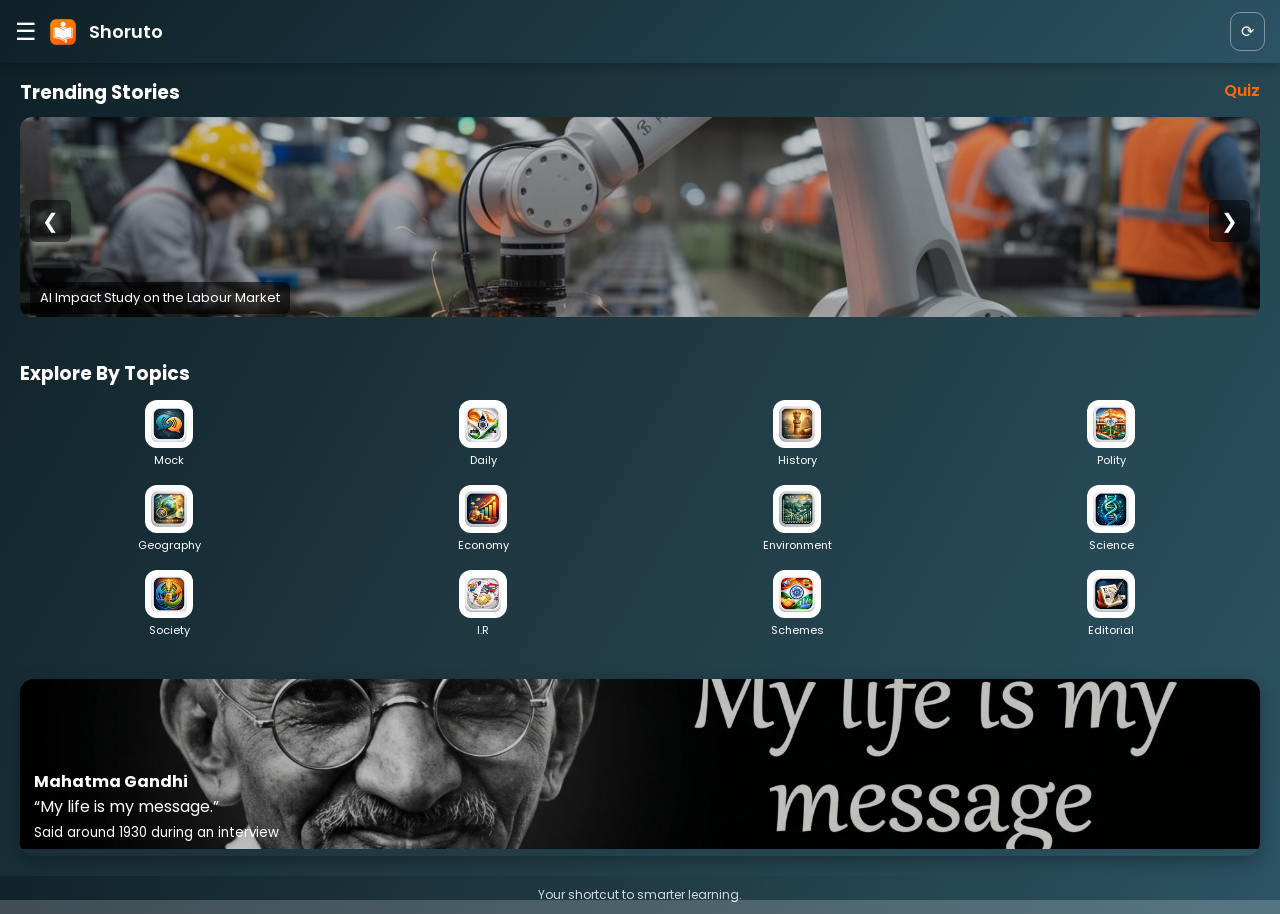
<file: index.html>
<!DOCTYPE html>

<html lang="en">
<head>

<meta charset="UTF-8">
<meta name="viewport" content="width=device-width, initial-scale=1, viewport-fit=cover">

<title>Shoruto – Daily Current Affairs for UPSC, PCS & Banking Exams</title>
<meta name="description" content="Shoruto provides daily current affairs, quizzes, and study material for UPSC, PCS, Banking, and competitive exams. Learn smart with short and exam-focused content.">
<link rel="canonical" href="https://www.shoruto.com/">
<link rel="icon" href="/icon-192.png" type="image/png">
<link rel="apple-touch-icon" href="/icon-192.png">
  
<link rel="manifest" href="manifest.json">
<meta name="theme-color" content="#0f2027">

<link rel="apple-touch-icon" href="icon-192.png">
<meta name="apple-mobile-web-app-capable" content="yes">

<link href="https://fonts.googleapis.com/css2?family=Poppins:wght@300;400;600&display=swap" rel="stylesheet">

<style>

*{
  margin:0;
  padding:0;
  box-sizing:border-box;
  font-family:Poppins;
}

html,body{
  height:100%;
}

body{
  background:linear-gradient(120deg,#0f2027,#203a43,#2c5364);
  color:white;
  min-height:100vh;
  overflow-x:hidden;
  background-attachment: fixed;
}

/* HEADER */

/* HEADER */
.header {
  position: sticky;
  top: 0;
  z-index: 1000;

  display: flex;
  justify-content: space-between;
  align-items: center;

  padding: 12px 15px;

  /* 👇 Improved gradient (more contrast like your old design) */
  background: linear-gradient(135deg, #0f2027, #2c5364);

  color: white;

  /* subtle separation */
  box-shadow: 0 2px 10px rgba(0,0,0,0.3);
}

/* LEFT SIDE */
.left {
  display: flex;
  align-items: center;
  gap: 10px;
}

.menu {
  font-size: 22px;
  cursor: pointer;
}

/* LOGO */
.logo {
  width: 32px;
  height: 32px;
  border-radius: 8px;
}

/* TITLE */
.left h3 {
  margin: 0;
  font-size: 18px;
  font-weight: 600;
}

/* RIGHT SIDE */
.right {
  display: flex;
  align-items: center;
}

/* REFRESH BUTTON */
.refresh-btn {
  background: transparent;
  border: 1px solid rgba(255,255,255,0.4);
  color: white;

  padding: 6px 10px;
  border-radius: 10px;

  font-size: 16px;
  cursor: pointer;

  transition: 0.2s;
}

.refresh-btn:hover {
  background: rgba(255,255,255,0.1);
}

.menu{font-size:24px;cursor:pointer;}

/* SIDEBAR */

.sidebar{
position:fixed;
top:0;
left:-260px;
width:260px;
height:100%;
background:#203a43;
transition:.35s;
z-index:2000;
}

.sidebar.open{left:0;}

.sidebar-header{
display:flex;
justify-content:space-between;
padding:16px;
border-bottom:1px solid rgba(255,255,255,0.15);
}

.close-btn{cursor:pointer;font-size:20px;}

.sidebar a{
display:block;
padding:15px 20px;
text-decoration:none;
color:white;
border-bottom:1px solid rgba(255,255,255,0.08);
}

.sidebar a:hover{background:#2c5364;}

/* Convert App Box */

.install-box{
  margin:6px;
  padding:6px 8px;
  border-radius:6px;
  background:#ff6a00;
  text-align:center;
  font-weight:600;
  cursor:pointer;
  font-size:13px;
}

/* Popup */

.install-popup{
position:fixed;
top:0;
left:0;
width:100%;
height:100%;
background:rgba(0,0,0,0.6);
display:none;
align-items:center;
justify-content:center;
z-index:3000;
}

.install-content{
background:white;
color:black;
padding:25px;
border-radius:12px;
text-align:center;
width:80%;
max-width:320px;
}

.install-content button{
padding:10px 20px;
border:none;
border-radius:6px;
background:#ff6a00;
color:white;
margin:5px;
cursor:pointer;
}

.cancel-btn{background:gray;}

/* FEATURED */

.featured{
  padding:15px 20px;
}

.section-title{
  display:flex;
  justify-content:space-between;
  margin-bottom:10px;
}

.quiz{
  color:#ff6a00;
  text-decoration:none;
  font-weight:600;
}

/* SLIDER */

.slider{position:relative;overflow:hidden;border-radius:12px;}

.slides{display:flex;transition:transform .35s ease;}

.slide{min-width:100%;position:relative;}

.slide img{
width:100%;
height:200px;
object-fit:cover;
border-radius:12px;
filter:brightness(.8);
}

.slide span{
position:absolute;
bottom:10px;
left:10px;
background:rgba(0,0,0,0.6);
padding:6px 10px;
border-radius:6px;
font-size:13px;
}

.slide a{
position:absolute;
top:0;
left:0;
width:100%;
height:100%;
}

/* slider buttons */

.slider-btn{
position:absolute;
top:50%;
transform:translateY(-50%);
background:rgba(0,0,0,0.5);
border:none;
color:white;
font-size:20px;
padding:6px 12px;
cursor:pointer;
border-radius:6px;
}

.prev{left:10px}
.next{right:10px}

/* TOPICS */

.topics{
  padding:20px;
}

.grid{
  display:grid;
  grid-template-columns:repeat(4,minmax(0,1fr));
  gap:16px;
  margin-top:12px;
}

.topic{
  text-align:center;
}

.topic a{
  text-decoration:none;
  color:white;
  display:block;
}

.topic img{
  width:48px;
  height:48px;
  border-radius:12px;
  background:white;
  padding:6px;
  object-fit:contain;
  display:block;
  margin:auto;
}

.topic p{
  font-size:11px;
  margin-top:4px;
}

/* POSTER */

.poster{
  margin:20px;
  border-radius:14px;
  overflow:hidden;
  position:relative;
  box-shadow:0 6px 18px rgba(0,0,0,0.3);
}

.poster img{
  width:100%;
  height:170px;
  object-fit:cover;
  filter:brightness(.75);
}

.poster-content{
  position:absolute;
  bottom:12px;
  left:14px;
}

/* FOOTER */

footer{
text-align:center;
padding:10px;
font-size:12px;
opacity:.8;
margin-bottom:10px;
background:linear-gradient(120deg,#0f2027,#203a43,#2c5364);
}
</style>

</head>

<body>

<!-- SIDEBAR -->

<div class="sidebar" id="sidebar">

<div class="sidebar-header">
<b>Menu</b>
<div class="close-btn" onclick="toggleMenu()">✕</div>
</div>

<a href="/aboutus">About Us</a>
<a href="/Study_material">Study Material</a>
<a href="/contactus">Contact Us</a>
<a href="/privacypolicy">Privacy Policy</a>

<div class="install-box" id="openInstallBox">
📲 Follow Us
</div>

</div>

<!-- HEADER -->
<div class="header">
  
  <!-- LEFT -->
  <div class="left">
    <div class="menu" onclick="toggleMenu()">☰</div>

    <img src="/icon-192.png" alt="logo" class="logo">

    <h3>Shoruto</h3>
  </div>

  <!-- RIGHT -->
  <div class="right">
    <button class="refresh-btn" onclick="refreshPage()">
      ⟳
    </button>
  </div>

</div>

<!-- FEATURED -->

<section class="featured">

<div class="section-title">
<h3>Trending Stories</h3>
<a class="quiz" href="/DailyQuiz">Quiz</a>
</div>

<div class="slider">

<div class="slides" id="slides">

<div class="slide">
<img src="/images/Factoryy.jpg">
<span>AI Impact Study on the Labour Market</span>
<a href="/AI_Impact_Study_on_the_Labour_Market"></a>
</div>

<div class="slide">
<img src="/images/Datashiftt.jpg">
<span>Fiscal Health Index (FHI) 2026</span>
<a href="/Fiscal_Health_Index_2026"></a>
</div>

<div class="slide">
<img src="/images/Agriculturee.jpg">
<span>Farm Loan Waivers in India</span>
<a href="/Farm_Loan_Waivers_in_India"></a>
</div>

</div>

<button class="slider-btn prev" onclick="prevSlide()">❮</button> <button class="slider-btn next" onclick="nextSlide()">❯</button>

</div>

</section>

<!-- TOPICS -->

<section class="topics">

<h3>Explore By Topics</h3>

<div class="grid">

<div class="topic">
<a href="/mock">
<img src="/images/mock-test.png">
<p>Mock</p>
</a>
</div>

<div class="topic"><a href="/posts.html?cat=daily"><img src="/images/daily-current.png"><p>Daily</p></a></div>

<div class="topic"><a href="/posts.html?cat=history"><img src="/images/history.png"><p>History</p></a></div>

<div class="topic"><a href="/posts.html?cat=governance"><img src="/images/polity.png"><p>Polity</p></a></div>

<div class="topic"><a href="/posts.html?cat=geography"><img src="/images/geography.png"><p>Geography</p></a></div>

<div class="topic"><a href="/posts.html?cat=economy"><img src="/images/economy.png"><p>Economy</p></a></div>

<div class="topic"><a href="/posts.html?cat=environment"><img src="/images/environment.png"><p>Environment</p></a></div>

<div class="topic"><a href="/posts.html?cat=science"><img src="/images/science.png"><p>Science</p></a></div>

<div class="topic"><a href="/posts.html?cat=social"><img src="/images/social-issues.png"><p>Society</p></a></div>

<div class="topic"><a href="/posts.html?cat=ir"><img src="/images/international-relations.png"><p>I.R</p></a></div>

<div class="topic"><a href="/posts.html?cat=schemes"><img src="/images/schemes.png"><p>Schemes</p></a></div>

<div class="topic"><a href="/posts.html?cat=editorial"><img src="/images/editorial.png"><p>Editorial</p></a></div>

</div>

</section>

<!-- POSTER -->

<div class="poster">

<img src="/images/Gandhijii.jpg">

<div class="poster-content">
  <h4>Mahatma Gandhi</h4>
  <p>“My life is my message.”</p>
  <small>Said around 1930 during an interview</small>
</div>

</div>
</section>

<footer>Your shortcut to smarter learning.</footer>

<!-- INSTALL POPUP -->
<div class="install-popup" id="installPopup">
  <div class="install-content">
    <h3>Stay Connected</h3>

    <p>
      Thanks for visiting! 😊<br><br>

      Follow us for updates, new content, and more.<br>
      Stay connected and never miss anything!
    </p>

   <button onclick="window.location.href='/'">⬅ Go Back</button>
 <button onclick="window.open('https://instagram.com/yourusername','_blank')">
  ⭐ Follow Us
</button>
    <button class="cancel-btn" onclick="closeInstall()">Close</button>
  </div>
</div>

<script>

function toggleMenu(){
document.getElementById("sidebar").classList.toggle("open");
}

let index=0;

function updateSlide(){
document.getElementById("slides").style.transform="translateX(-"+index*100+"%)";
}

function nextSlide(){index++;if(index>2) index=0;updateSlide();}
function prevSlide(){index--;if(index<0) index=2;updateSlide();}

document.getElementById("openInstallBox").addEventListener("click", () => {
  document.getElementById("installPopup").style.display = "flex";
});

function closeInstall(){
  document.getElementById("installPopup").style.display = "none";
}

function refreshPage() {
  location.reload();
}

</script>

</body>
</html>
</file>
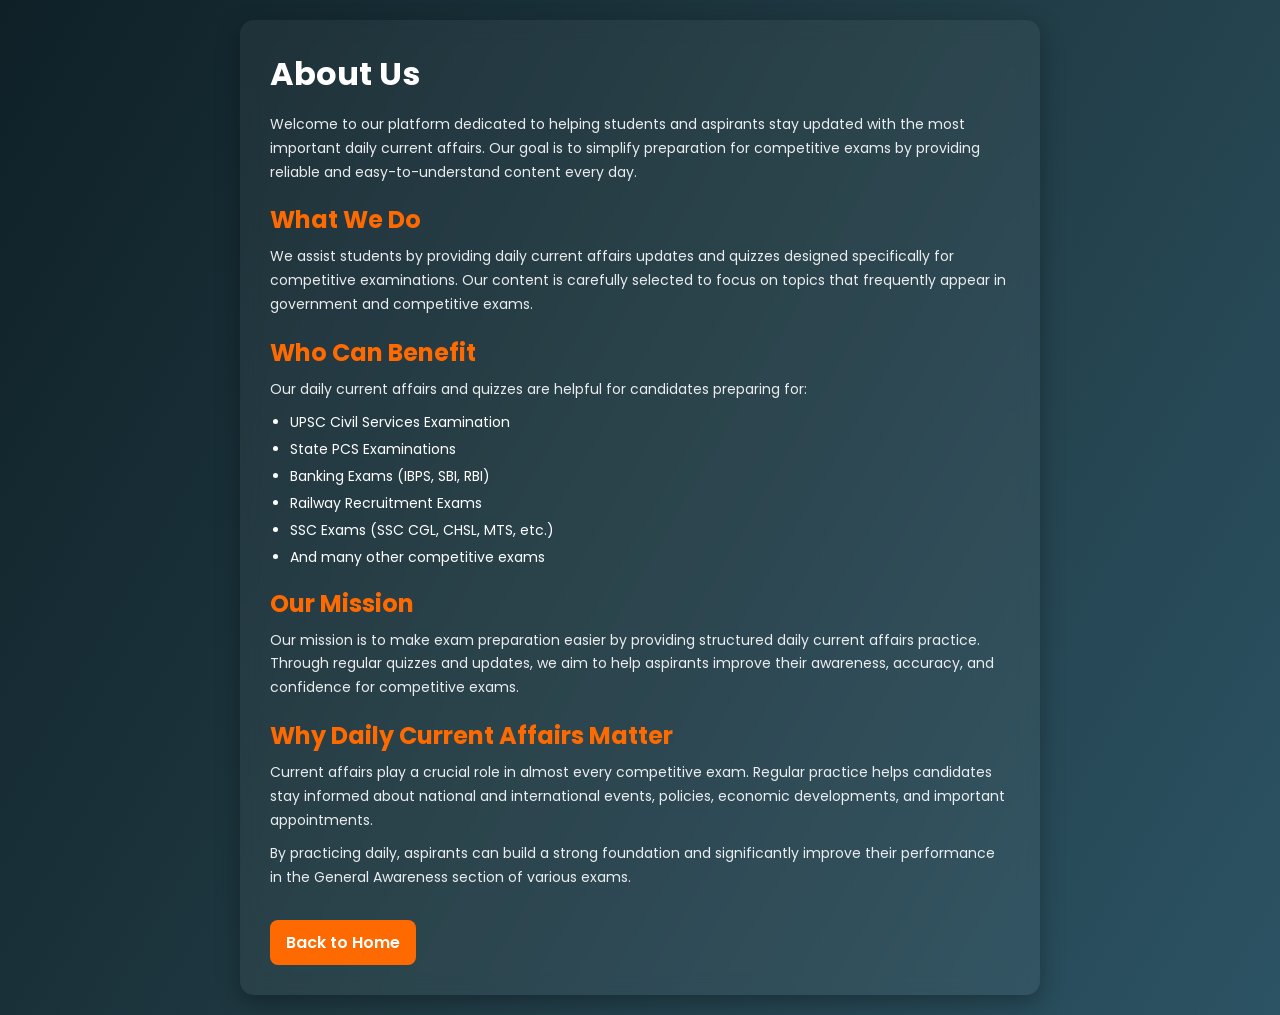
<file: aboutus.html>
<!DOCTYPE html>
<html lang="en">
<head>
<meta charset="UTF-8">
<meta name="viewport" content="width=device-width, initial-scale=1.0">
<title>About Shoruto – UPSC Current Affairs Platform</title>
<meta name="description" content="Learn about Shoruto, a platform dedicated to providing short and effective current affairs for UPSC and competitive exams.">
<link rel="canonical" href="https://www.shoruto.com/aboutus">
<link rel="icon" href="/icon-192.png" type="image/png">
<link rel="apple-touch-icon" href="/icon-192.png">
<link href="https://fonts.googleapis.com/css2?family=Poppins:wght@300;400;600&display=swap" rel="stylesheet">

<style>  
  
*{  
margin:0;  
padding:0;  
box-sizing:border-box;  
font-family:Poppins;  
}  
  
body{  
background:linear-gradient(120deg,#0f2027,#203a43,#2c5364);  
color:white;  
min-height:100vh;  
display:flex;  
align-items:center;  
justify-content:center;  
padding:20px;  
}  
  
/* MAIN BOX */  
  
.about-box{  
background:rgba(255,255,255,0.05);  
backdrop-filter:blur(10px);  
padding:30px;  
border-radius:14px;  
max-width:800px;  
width:100%;  
box-shadow:0 8px 25px rgba(0,0,0,0.3);  
}  
  
/* TITLES */  
  
h1{  
margin-bottom:15px;  
}  
  
h2{  
margin-top:18px;  
margin-bottom:8px;  
color:#ff6a00;  
}  
  
/* TEXT */  
  
p{  
font-size:14px;  
line-height:1.7;  
opacity:0.9;  
margin-bottom:10px;  
}  
  
ul{  
margin-left:20px;  
margin-top:8px;  
}  
  
li{  
margin:6px 0;  
font-size:14px;  
}  
  
/* BUTTON */  
  
.back{  
display:inline-block;  
margin-top:20px;  
background:#ff6a00;  
padding:10px 16px;  
border-radius:8px;  
color:white;  
font-weight:600;  
text-decoration:none;  
}  
  
.back:hover{  
opacity:0.9;  
}
</style>
</head>

<body>

<div class="about-box">

<h1>About Us</h1>

<p>
Welcome to our platform dedicated to helping students and aspirants stay updated with the most important daily current affairs. Our goal is to simplify preparation for competitive exams by providing reliable and easy-to-understand content every day.
</p>

<h2>What We Do</h2>

<p>
We assist students by providing daily current affairs updates and quizzes designed specifically for competitive examinations. Our content is carefully selected to focus on topics that frequently appear in government and competitive exams.
</p>

<h2>Who Can Benefit</h2>

<p>Our daily current affairs and quizzes are helpful for candidates preparing for:</p>

<ul>
<li>UPSC Civil Services Examination</li>
<li>State PCS Examinations</li>
<li>Banking Exams (IBPS, SBI, RBI)</li>
<li>Railway Recruitment Exams</li>
<li>SSC Exams (SSC CGL, CHSL, MTS, etc.)</li>
<li>And many other competitive exams</li>
</ul>

<h2>Our Mission</h2>

<p>
Our mission is to make exam preparation easier by providing structured daily current affairs practice. Through regular quizzes and updates, we aim to help aspirants improve their awareness, accuracy, and confidence for competitive exams.
</p>

<h2>Why Daily Current Affairs Matter</h2>

<p>
Current affairs play a crucial role in almost every competitive exam. Regular practice helps candidates stay informed about national and international events, policies, economic developments, and important appointments.
</p>

<p>
By practicing daily, aspirants can build a strong foundation and significantly improve their performance in the General Awareness section of various exams.
</p>

<a href="/" class="back">Back to Home</a>

</div>

</body>
</html>
</file>
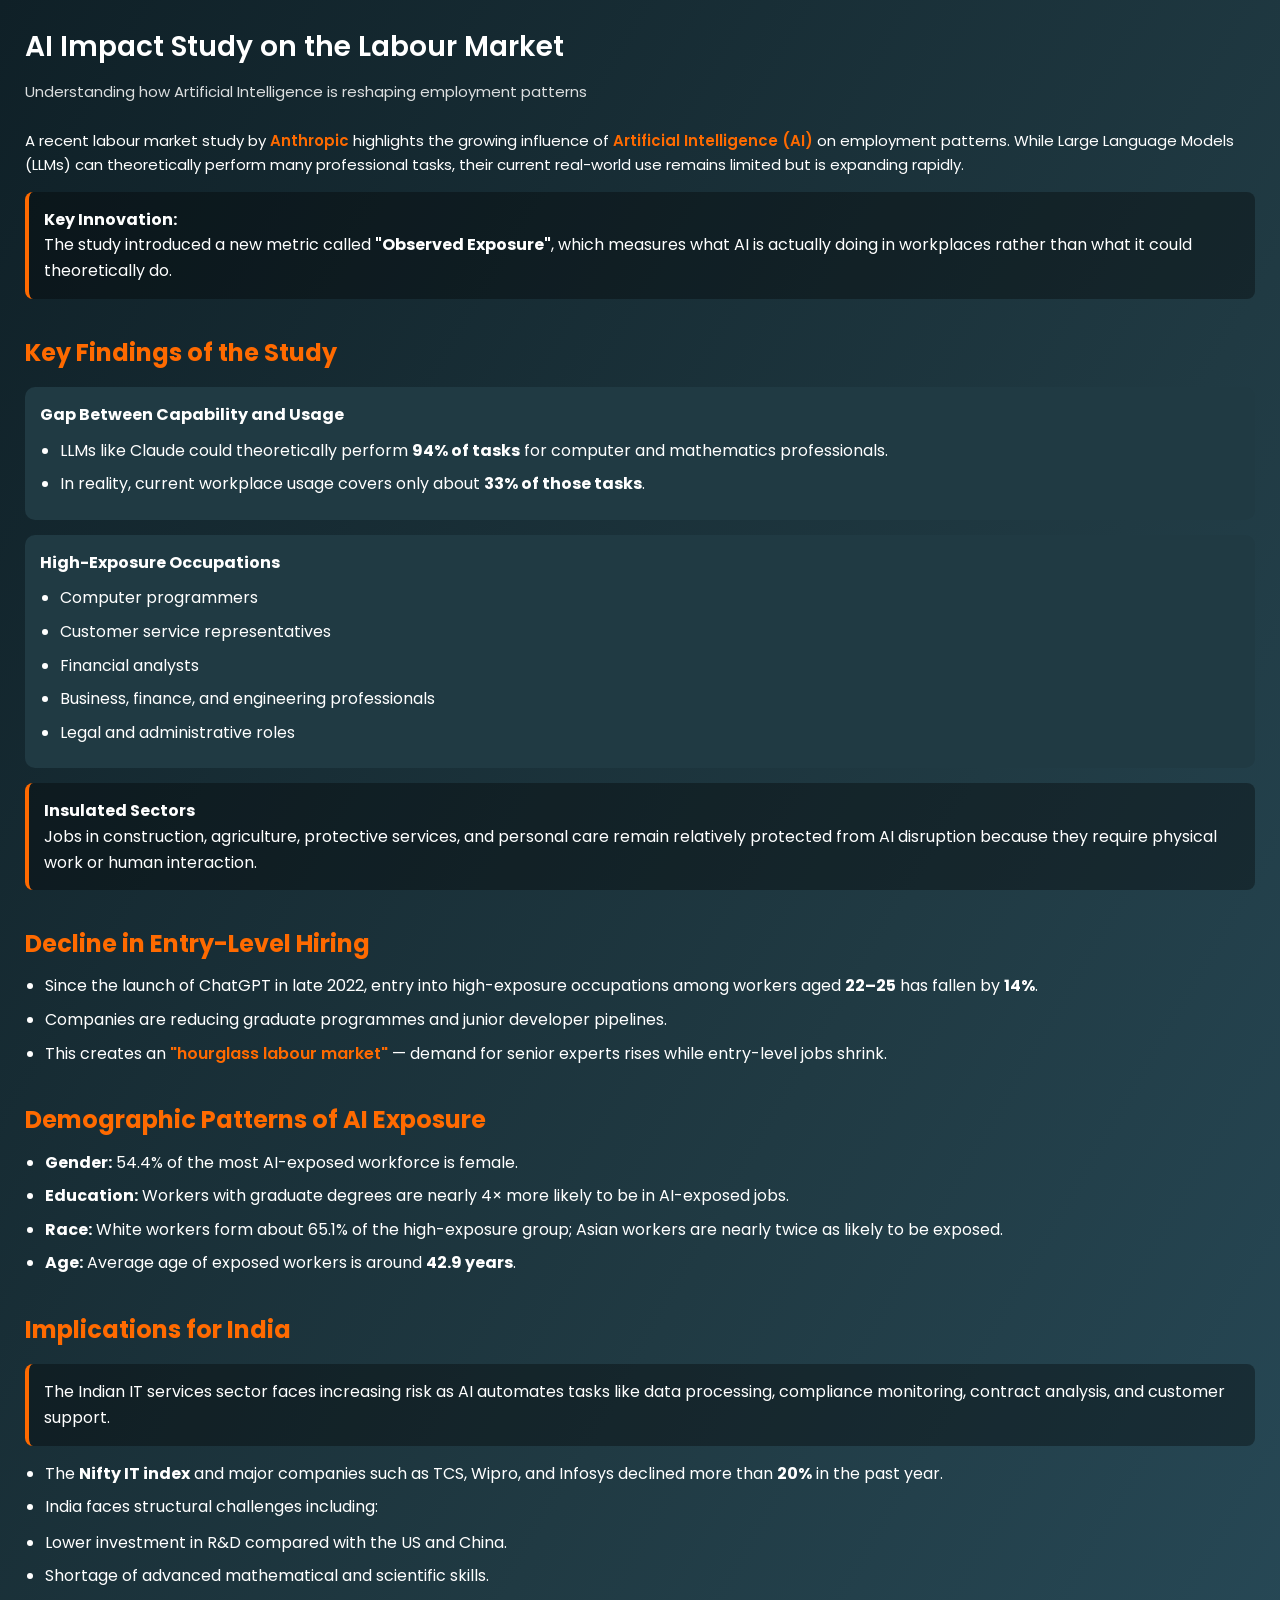
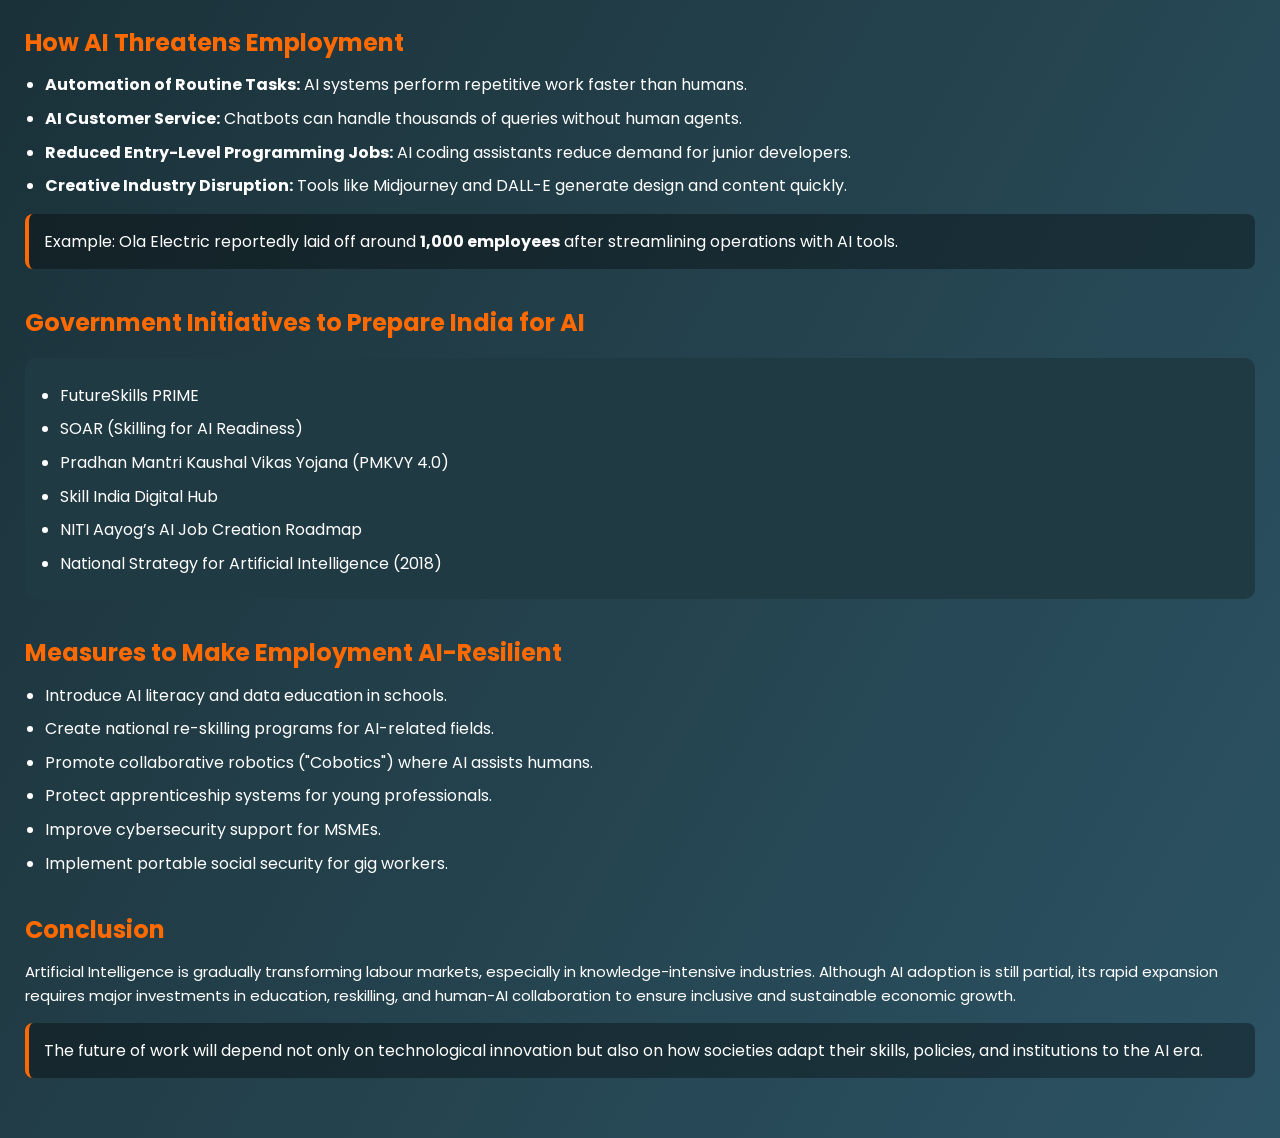
<file: AI_Impact_Study_on_the_Labour_Market.html>
<!DOCTYPE html>
<html lang="en">
<head>

<meta charset="UTF-8">
<meta name="viewport" content="width=device-width, initial-scale=1.0">

<title>Impact of AI on Labour Market – UPSC Current Affairs | Shoruto</title>
<meta name="description" content="Understand the impact of Artificial Intelligence on the labour market with concise UPSC-focused current affairs notes and analysis.">
<link rel="icon" href="/icon-192.png" type="image/png">
<link rel="apple-touch-icon" href="/icon-192.png">
<link href="https://fonts.googleapis.com/css2?family=Poppins:wght@300;400;600&display=swap" rel="stylesheet">

<!-- PREVENT CACHE -->
<meta http-equiv="Cache-Control" content="no-cache, no-store, must-revalidate">
<meta http-equiv="Pragma" content="no-cache">
<meta http-equiv="Expires" content="0">

<style>

*{
margin:0;
padding:0;
box-sizing:border-box;
font-family:Poppins;
}

body{
background:linear-gradient(120deg,#0f2027,#203a43,#2c5364);
color:white;
line-height:1.6;
padding:25px;
}

/* PAGE TITLE */

.page-title{
font-size:28px;
font-weight:600;
margin-bottom:10px;
}

.subtitle{
opacity:.85;
margin-bottom:25px;
}

/* SECTIONS */

.section{
margin-bottom:35px;
}

.section h2{
margin-bottom:10px;
color:#ff6a00;
}

/* TEXT */

p{
margin-bottom:12px;
font-size:15px;
}

/* FACT BOX */

.fact-box{
background:rgba(0,0,0,0.35);
border-left:4px solid #ff6a00;
padding:15px;
border-radius:8px;
margin:15px 0;
}

/* IMPORTANT BOX */

.important{
background:#203a43;
padding:15px;
border-radius:10px;
margin-top:15px;
}

/* LIST */

ul{
margin-left:20px;
margin-top:10px;
}

li{
margin-bottom:8px;
}

/* HIGHLIGHT */

.highlight{
color:#ff6a00;
font-weight:600;
}

</style>

</head>

<body>

<h1 class="page-title">AI Impact Study on the Labour Market</h1>
<p class="subtitle">Understanding how Artificial Intelligence is reshaping employment patterns</p>


<div class="section">

<p>
A recent labour market study by <span class="highlight">Anthropic</span> highlights the growing influence of <span class="highlight">Artificial Intelligence (AI)</span> on employment patterns. While Large Language Models (LLMs) can theoretically perform many professional tasks, their current real-world use remains limited but is expanding rapidly.
</p>

<div class="fact-box">
<strong>Key Innovation:</strong><br>
The study introduced a new metric called <b>"Observed Exposure"</b>, which measures what AI is actually doing in workplaces rather than what it could theoretically do.
</div>

</div>


<div class="section">

<h2>Key Findings of the Study</h2>

<div class="important">

<strong>Gap Between Capability and Usage</strong>

<ul>
<li>LLMs like Claude could theoretically perform <b>94% of tasks</b> for computer and mathematics professionals.</li>
<li>In reality, current workplace usage covers only about <b>33% of those tasks</b>.</li>
</ul>

</div>

<div class="important">

<strong>High-Exposure Occupations</strong>

<ul>
<li>Computer programmers</li>
<li>Customer service representatives</li>
<li>Financial analysts</li>
<li>Business, finance, and engineering professionals</li>
<li>Legal and administrative roles</li>
</ul>

</div>

<div class="fact-box">
<strong>Insulated Sectors</strong><br>
Jobs in construction, agriculture, protective services, and personal care remain relatively protected from AI disruption because they require physical work or human interaction.
</div>

</div>


<div class="section">

<h2>Decline in Entry-Level Hiring</h2>

<ul>
<li>Since the launch of ChatGPT in late 2022, entry into high-exposure occupations among workers aged <b>22–25</b> has fallen by <b>14%</b>.</li>
<li>Companies are reducing graduate programmes and junior developer pipelines.</li>
<li>This creates an <span class="highlight">"hourglass labour market"</span> — demand for senior experts rises while entry-level jobs shrink.</li>
</ul>

</div>


<div class="section">

<h2>Demographic Patterns of AI Exposure</h2>

<ul>
<li><b>Gender:</b> 54.4% of the most AI-exposed workforce is female.</li>
<li><b>Education:</b> Workers with graduate degrees are nearly 4× more likely to be in AI-exposed jobs.</li>
<li><b>Race:</b> White workers form about 65.1% of the high-exposure group; Asian workers are nearly twice as likely to be exposed.</li>
<li><b>Age:</b> Average age of exposed workers is around <b>42.9 years</b>.</li>
</ul>

</div>


<div class="section">

<h2>Implications for India</h2>

<div class="fact-box">
The Indian IT services sector faces increasing risk as AI automates tasks like data processing, compliance monitoring, contract analysis, and customer support.
</div>

<ul>
<li>The <b>Nifty IT index</b> and major companies such as TCS, Wipro, and Infosys declined more than <b>20%</b> in the past year.</li>
<li>India faces structural challenges including:</li>
</ul>

<ul>
<li>Lower investment in R&D compared with the US and China.</li>
<li>Shortage of advanced mathematical and scientific skills.</li>
</ul>

</div>


<div class="section">

<h2>How AI Threatens Employment</h2>

<ul>
<li><b>Automation of Routine Tasks:</b> AI systems perform repetitive work faster than humans.</li>
<li><b>AI Customer Service:</b> Chatbots can handle thousands of queries without human agents.</li>
<li><b>Reduced Entry-Level Programming Jobs:</b> AI coding assistants reduce demand for junior developers.</li>
<li><b>Creative Industry Disruption:</b> Tools like Midjourney and DALL-E generate design and content quickly.</li>
</ul>

<div class="fact-box">
Example: Ola Electric reportedly laid off around <b>1,000 employees</b> after streamlining operations with AI tools.
</div>

</div>


<div class="section">

<h2>Government Initiatives to Prepare India for AI</h2>

<div class="important">

<ul>
<li>FutureSkills PRIME</li>
<li>SOAR (Skilling for AI Readiness)</li>
<li>Pradhan Mantri Kaushal Vikas Yojana (PMKVY 4.0)</li>
<li>Skill India Digital Hub</li>
<li>NITI Aayog’s AI Job Creation Roadmap</li>
<li>National Strategy for Artificial Intelligence (2018)</li>
</ul>

</div>

</div>


<div class="section">

<h2>Measures to Make Employment AI-Resilient</h2>

<ul>
<li>Introduce AI literacy and data education in schools.</li>
<li>Create national re-skilling programs for AI-related fields.</li>
<li>Promote collaborative robotics ("Cobotics") where AI assists humans.</li>
<li>Protect apprenticeship systems for young professionals.</li>
<li>Improve cybersecurity support for MSMEs.</li>
<li>Implement portable social security for gig workers.</li>
</ul>

</div>


<div class="section">

<h2>Conclusion</h2>

<p>
Artificial Intelligence is gradually transforming labour markets, especially in knowledge-intensive industries. Although AI adoption is still partial, its rapid expansion requires major investments in education, reskilling, and human-AI collaboration to ensure inclusive and sustainable economic growth.
</p>

<div class="fact-box">
The future of work will depend not only on technological innovation but also on how societies adapt their skills, policies, and institutions to the AI era.
</div>

</div>


<script>

/* FORCE PAGE TO LOAD LATEST VERSION */

if (!window.location.href.includes("reload=true")) {
    const url = new URL(window.location.href);
    url.searchParams.set("reload","true");
    url.searchParams.set("t", Date.now());
    window.location.replace(url);
}

</script>

</body>
</html>
</file>
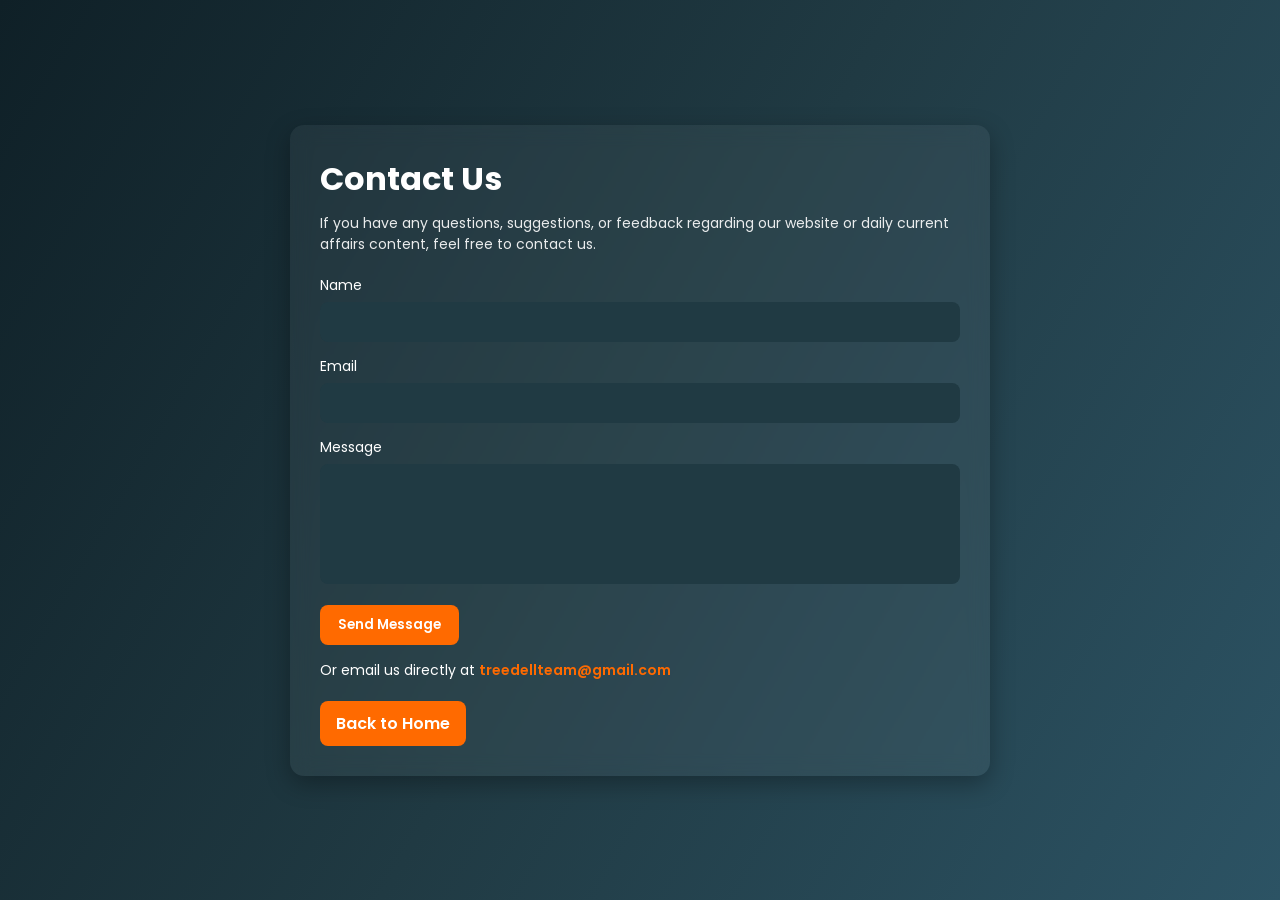
<file: contactus.html>
<!DOCTYPE html>
<html lang="en">
<head>
<meta charset="UTF-8">
<meta name="viewport" content="width=device-width, initial-scale=1.0">
<title>Contact Shoruto – Get in Touch</title>
<meta name="description" content="Contact Treedell for queries, feedback, or support regarding UPSC current affairs and study resources.">
<link rel="canonical" href="https://www.shoruto.com/contactus">
<link rel="icon" href="/icon-192.png" type="image/png">
<link rel="apple-touch-icon" href="/icon-192.png">
<link href="https://fonts.googleapis.com/css2?family=Poppins:wght@300;400;600&display=swap" rel="stylesheet">

<style>

*{  
margin:0;  
padding:0;  
box-sizing:border-box;  
font-family:Poppins;  
}  
  
body{  
background:linear-gradient(120deg,#0f2027,#203a43,#2c5364);  
color:white;  
min-height:100vh;  
display:flex;  
align-items:center;  
justify-content:center;  
padding:20px;  
}  
  
.contact-box{  
background:rgba(255,255,255,0.05);  
backdrop-filter:blur(10px);  
padding:30px;  
border-radius:14px;  
max-width:700px;  
width:100%;  
box-shadow:0 8px 25px rgba(0,0,0,0.3);  
}  
  
h1{  
margin-bottom:10px;  
}  
  
p{  
font-size:14px;  
opacity:0.9;  
margin-bottom:20px;  
}  
  
label{  
font-size:14px;  
display:block;  
margin-bottom:6px;  
}  
  
input, textarea{  
width:100%;  
padding:10px;  
border:none;  
border-radius:8px;  
margin-bottom:14px;  
background:#203a43;  
color:white;  
}  
  
textarea{  
resize:none;  
height:120px;  
}  
  
button{  
background:#ff6a00;  
border:none;  
padding:10px 18px;  
border-radius:8px;  
color:white;  
font-weight:600;  
cursor:pointer;  
}  
  
button:hover{  
opacity:0.9;  
}  
  
.email{  
margin-top:15px;  
font-size:14px;  
}  
  
.email a{  
color:#ff6a00;  
text-decoration:none;  
font-weight:600;  
}  
  
.back{  
display:inline-block;  
margin-top:20px;  
background:#ff6a00;  
padding:10px 16px;  
border-radius:8px;  
color:white;  
text-decoration:none;  
font-weight:600;  
}  
  
</style>
</head>

<body>

<div class="contact-box">

<h1>Contact Us</h1>

<p>
If you have any questions, suggestions, or feedback regarding our website or daily current affairs content, feel free to contact us.
</p>

<form action="mailto:support@myaffiliatepage.com" method="post" enctype="text/plain">

<label>Name</label>
<input type="text" name="name" required>

<label>Email</label>
<input type="email" name="email" required>

<label>Message</label>
<textarea name="message" required></textarea>

<button type="submit">Send Message</button>

</form>

<div class="email">
Or email us directly at  
<a href="mailto:treedellteam@gmail.com">treedellteam@gmail.com</a>
</div>

<a href="/" class="back">Back to Home</a>

</div>

</body>
</html>
</file>
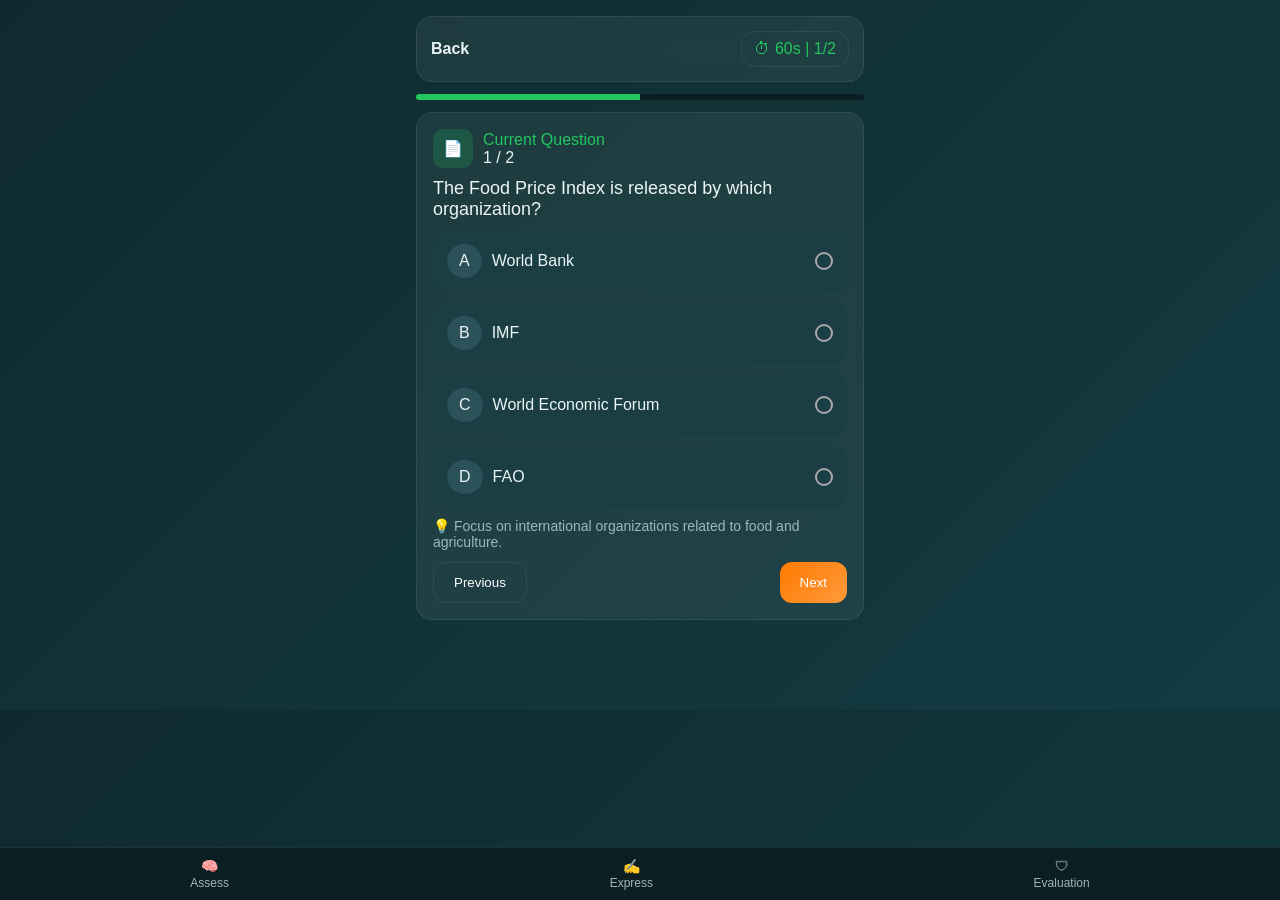
<file: DailyQuiz.html>
<!DOCTYPE html>
<html lang="en">
<head>
<meta name="viewport" content="width=device-width, initial-scale=1.0">

<style>
*{box-sizing:border-box;}

:root{
--bg1:#0f2a2e;
--bg2:#123c42;
--card:rgba(255,255,255,0.06);
--text:#eaf4f4;
--sub:#9fb7b9;
--green:#22c55e;
--orange:#ff7a00;
--border:rgba(255,255,255,0.08);
}

body{
margin:0;
font-family:Poppins,sans-serif;
background:linear-gradient(135deg,var(--bg1),var(--bg2));
color:var(--text);
display:flex;
justify-content:center;
}

/* MAIN FIX */
.main{
width:100%;
max-width:480px;
padding:16px;
padding-bottom:90px;
margin:auto;
}

/* HEADER */
.header{
display:flex;
justify-content:space-between;
align-items:center;
background:var(--card);
border:1px solid var(--border);
padding:14px;
border-radius:16px;
backdrop-filter:blur(10px);
}

.back{
font-weight:600;
cursor:pointer;
}

.timer{
border:1px solid var(--border);
padding:8px 12px;
border-radius:14px;
color:var(--green);
}

/* PROGRESS */
.progress{
height:6px;
margin:12px 0;
background:#0b1f22;
border-radius:10px;
overflow:hidden;
}
.bar{
height:100%;
background:var(--green);
}

/* CARD */
.card{
background:var(--card);
padding:16px;
border-radius:16px;
border:1px solid var(--border);
}

/* CURRENT */
.current{
display:flex;
gap:10px;
align-items:center;
margin-bottom:10px;
}

.icon{
background:rgba(34,197,94,0.2);
padding:10px;
border-radius:10px;
}

/* QUESTION */
.question{
font-size:18px;
margin:10px 0;
}
/* OPTIONS */
.option{
display:flex;
justify-content:space-between;
align-items:center;
padding:14px;
margin-bottom:10px;
border-radius:14px;
background:#1a3e44;
cursor:pointer;
}

.left{
display:flex;
gap:10px;
align-items:center;
}

.badge{
background:#2a5258;
padding:8px 12px;
border-radius:50%;
}

.circle{
width:18px;
height:18px;
border-radius:50%;
border:2px solid #aaa;
}

.option.selected{
border:2px solid var(--green);
background:rgba(34,197,94,0.15);
}
.option.selected .circle{
background:var(--green);
border:none;
}

/* TIP */
.tip{
margin-top:10px;
font-size:14px;
color:var(--sub);
}

/* BUTTONS */
.buttons{
display:flex;
justify-content:space-between;
margin-top:12px;
}

.btn{
padding:12px 20px;
border-radius:12px;
border:none;
}

.prev{
background:transparent;
border:1px solid var(--border);
color:white;
}

.next{
background:linear-gradient(135deg,#ff7a00,#ff9a3c);
color:white;
}

/* RESULT */
.result-header{
background:rgba(255,255,255,0.06);
padding:12px;
border-radius:14px;
text-align:center;
margin-bottom:10px;
}

.circle-wrap{
position:relative;
width:170px;
height:170px;
margin:15px auto;
}

.circle-progress{
stroke:url(#grad);
stroke-width:12;
fill:none;
stroke-linecap:round;
stroke-dasharray:440;
stroke-dashoffset:440;
transition:1.2s;
}

.score-text{
position:absolute;
top:50%;
left:50%;
transform:translate(-50%,-50%);
font-size:26px;
font-weight:bold;
}

.status{text-align:center;margin-top:10px;font-weight:600;}
.subtext{text-align:center;color:var(--sub);}

.grid{
display:flex;
gap:10px;
margin-top:15px;
}

.box{
flex:1;
padding:14px;
border-radius:14px;
background:rgba(255,255,255,0.06);
text-align:center;
}

.q-card{
background:rgba(255,255,255,0.05);
padding:14px;
margin-top:12px;
border-radius:14px;
}

.inner{
margin-top:8px;
padding:10px;
background:rgba(0,0,0,0.25);
border-radius:10px;
}

.correct{color:#22c55e;}
.wrong{color:#ff4d4d;}

.result-buttons{
display:flex;
gap:10px;
margin-top:15px;
}
.result-buttons button{
flex:1;
padding:12px;
border-radius:12px;
border:none;
}
.retry{background:#203a43;color:white;}
.home{background:linear-gradient(135deg,#ff7a00,#ff9a3c);color:white;}
/* BOTTOM BAR */
.bottom-icons{
position:fixed;
bottom:0;
left:0;
width:100%;
display:flex;
justify-content:space-around;
background:#0b1f22;
padding:10px 0;
border-top:1px solid rgba(255,255,255,0.08);
}

.bottom-icons div{
text-align:center;
font-size:14px;
color:#9fb7b9;
}
.bottom-icons span{
font-size:12px;
}
</style>
</head>

<body>

<div class="main" id="app"></div>

<div id="bottomBar" class="bottom-icons">
<div>🧠<br><span>Assess</span></div>
<div>✍️<br><span>Express</span></div>
<div>🛡<br><span>Evaluation</span></div>
</div>

<script>

const quiz=[
{
q:"The Food Price Index is released by which organization?",
options:["World Bank","IMF","World Economic Forum","FAO"],
answer:3,
tip:"Focus on international organizations related to food and agriculture.",
exp:"FAO releases the Food Price Index."
},
{
q:"Which of the following is a direct tax?",
options:["GST","Customs Duty","Income Tax","Excise"],
answer:2,
tip:"Direct tax is paid directly by individuals.",
exp:"Income tax is a direct tax."
}
];

let current=0,answers=[],timer,time=60;

/* LOAD */
function load(){
document.getElementById("bottomBar").style.display="flex";

clearInterval(timer);
time=60;
startTimer();

let q=quiz[current];

app.innerHTML=`
<div class="header">
<div class="back" onclick="location.reload()">Back</div>
<div class="timer">⏱ <span id="time">${time}</span>s | ${current+1}/${quiz.length}</div>
</div>

<div class="progress">
<div class="bar" style="width:${((current+1)/quiz.length)*100}%"></div>
</div>

<div class="card">

<div class="current">
<div class="icon">📄</div>
<div>
<div style="color:#22c55e">Current Question</div>
<div>${current+1} / ${quiz.length}</div>
</div>
</div>

<div class="question">${q.q}</div>

${q.options.map((opt,i)=>`
<div class="option ${answers[current]==i?'selected':''}" onclick="select(${i})">
<div class="left">
<div class="badge">${String.fromCharCode(65+i)}</div>
<div>${opt}</div>
</div>
<div class="circle"></div>
</div>`).join("")}

<div class="tip">💡 ${q.tip}</div>

<div class="buttons">
<button class="btn prev" onclick="prev()">Previous</button>
<button class="btn next" onclick="next()">Next</button>
</div>

</div>
`;
}
/* TIMER */
function startTimer(){
timer=setInterval(()=>{
time--;
document.getElementById("time").innerText=time;
if(time<=0) next();
},1000);
}

function select(i){
answers[current]=i;
load();
}

function next(){
clearInterval(timer);
if(current<quiz.length-1){current++;load();}
else showResult();
}

function prev(){
clearInterval(timer);
if(current>0){current--;load();}
}

/* RESULT */
function showResult(){

document.getElementById("bottomBar").style.display="none";

let attempted=answers.filter(a=>a!==undefined).length;
let skipped=quiz.length-attempted;

let score=0;
quiz.forEach((q,i)=>{
if(q.answer===answers[i]) score++;
});

let percent=Math.round((score/quiz.length)*100);

app.innerHTML=`
<div class="result-header">📊 Result Dashboard</div>

<div class="circle-wrap">
<svg width="170" height="170">
<defs>
<linearGradient id="grad">
<stop offset="0%" stop-color="#ff7a00"/>
<stop offset="100%" stop-color="#ff3c3c"/>
</linearGradient>
</defs>
<circle cx="85" cy="85" r="70" stroke="rgba(255,255,255,0.1)" stroke-width="12" fill="none"/>
<circle id="circle" cx="85" cy="85" r="70" class="circle-progress"/>
</svg>
<div class="score-text">${percent}%</div>
</div>

<div class="status">Score: ${score}/${quiz.length}</div>
<div class="subtext">Keep improving 🚀</div>

<div class="grid">
<div class="box">⭐<br>${score}<br>Points</div>
<div class="box">🎯<br>${percent}%<br>Accuracy</div>
</div>

<div class="grid">
<div class="box">📄<br>${attempted}<br>Attempted</div>
<div class="box">⏭<br>${skipped}<br>Skipped</div>
</div>

<h3>Analysis</h3>

${quiz.map((q,i)=>`
<div class="q-card">
<b>Q${i+1}:</b> ${q.q}

<div class="inner wrong">
<b>Your:</b><br>${answers[i]!=undefined?q.options[answers[i]]:"Not Attempted"}
</div>

<div class="inner correct">
<b>Correct:</b><br>${q.options[q.answer]}
</div>
</div>
`).join("")}

<div class="result-buttons">
<button class="retry" onclick="location.reload()">Retry</button>
<button class="home" onclick="window.location.href='https://shoruto.com'">Home</button>
</div>
`;

setTimeout(()=>{
let circle=document.getElementById("circle");
let offset=440-(440*percent/100);
circle.style.strokeDashoffset=offset;
},100);
}

load();

</script>

</body>
</html>
</file>
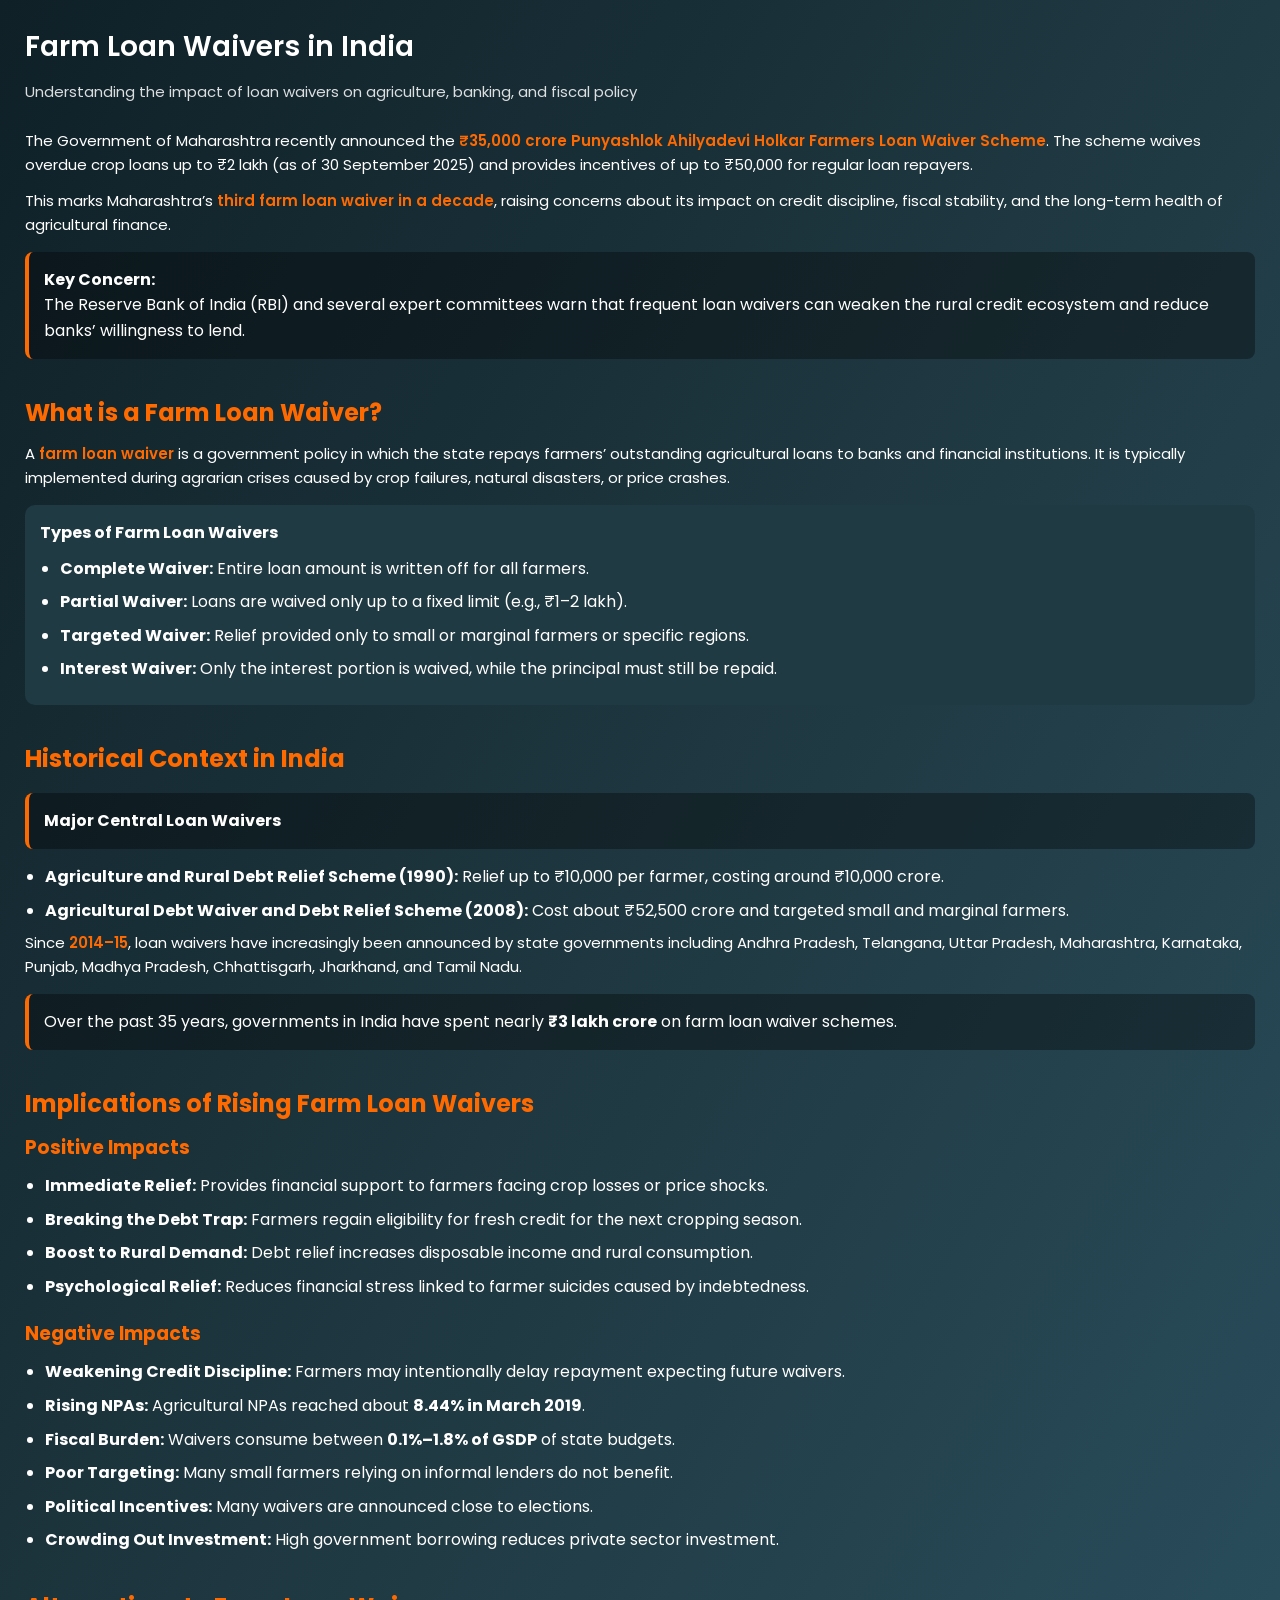
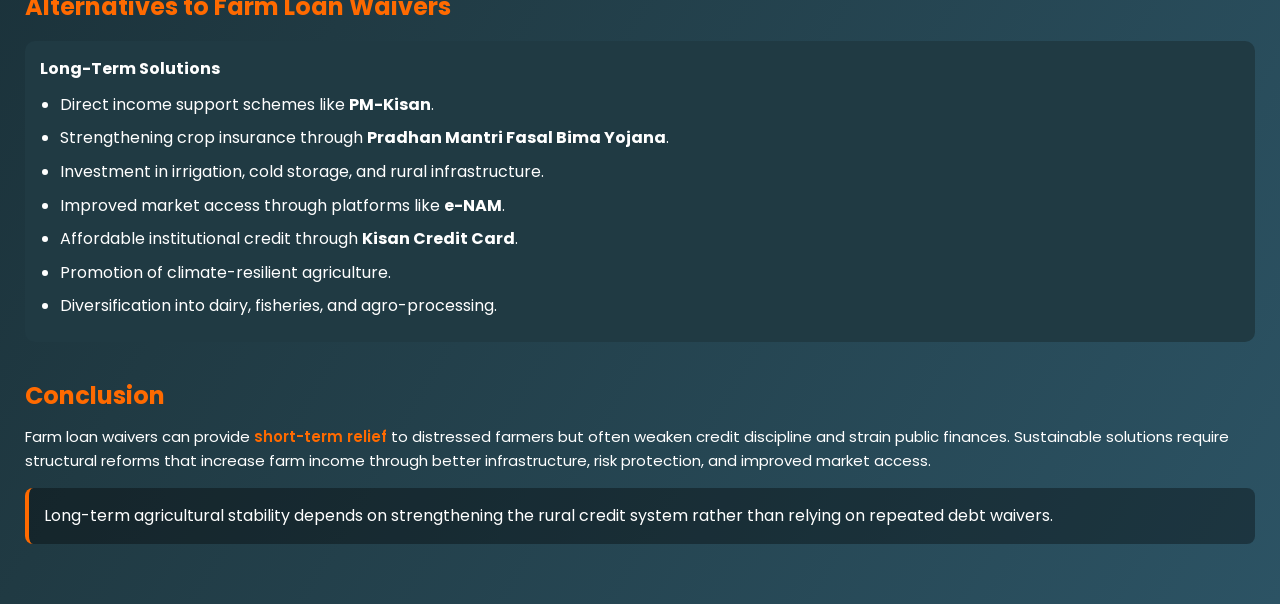
<file: Farm_Loan_Waivers_in_India.html>
<!DOCTYPE html>
<html lang="en">
<head>

<meta charset="UTF-8">
<meta name="viewport" content="width=device-width, initial-scale=1.0">

<title>Farm Loan Waivers in India – UPSC Current Affairs | Shoruto</title>
<meta name="description" content="Learn about farm loan waivers in India, their impact on economy and farmers, explained for UPSC and competitive exams.">
<link rel="icon" href="/icon-192.png" type="image/png">
<link rel="apple-touch-icon" href="/icon-192.png">
<link href="https://fonts.googleapis.com/css2?family=Poppins:wght@300;400;600&display=swap" rel="stylesheet">

<!-- FORCE REFRESH / NO CACHE -->
<meta http-equiv="Cache-Control" content="no-cache, no-store, must-revalidate">
<meta http-equiv="Pragma" content="no-cache">
<meta http-equiv="Expires" content="0">

<style>

*{
margin:0;
padding:0;
box-sizing:border-box;
font-family:Poppins;
}

body{
background:linear-gradient(120deg,#0f2027,#203a43,#2c5364);
color:white;
line-height:1.6;
padding:25px;
}

/* TITLE */

.page-title{
font-size:28px;
font-weight:600;
margin-bottom:10px;
}

.subtitle{
opacity:.85;
margin-bottom:25px;
}

/* SECTIONS */

.section{
margin-bottom:35px;
}

.section h2{
margin-bottom:10px;
color:#ff6a00;
}

/* TEXT */

p{
margin-bottom:12px;
font-size:15px;
}

/* FACT BOX */

.fact-box{
background:rgba(0,0,0,0.35);
border-left:4px solid #ff6a00;
padding:15px;
border-radius:8px;
margin:15px 0;
}

/* IMPORTANT BOX */

.important{
background:#203a43;
padding:15px;
border-radius:10px;
margin-top:15px;
}

/* LIST */

ul{
margin-left:20px;
margin-top:10px;
}

li{
margin-bottom:8px;
}

/* HIGHLIGHT */

.highlight{
color:#ff6a00;
font-weight:600;
}

</style>

</head>

<body>

<h1 class="page-title">Farm Loan Waivers in India</h1>
<p class="subtitle">Understanding the impact of loan waivers on agriculture, banking, and fiscal policy</p>


<div class="section">

<p>
The Government of Maharashtra recently announced the <span class="highlight">₹35,000 crore Punyashlok Ahilyadevi Holkar Farmers Loan Waiver Scheme</span>. The scheme waives overdue crop loans up to ₹2 lakh (as of 30 September 2025) and provides incentives of up to ₹50,000 for regular loan repayers.
</p>

<p>
This marks Maharashtra’s <span class="highlight">third farm loan waiver in a decade</span>, raising concerns about its impact on credit discipline, fiscal stability, and the long-term health of agricultural finance.
</p>

<div class="fact-box">
<strong>Key Concern:</strong><br>
The Reserve Bank of India (RBI) and several expert committees warn that frequent loan waivers can weaken the rural credit ecosystem and reduce banks’ willingness to lend.
</div>

</div>


<div class="section">

<h2>What is a Farm Loan Waiver?</h2>

<p>
A <span class="highlight">farm loan waiver</span> is a government policy in which the state repays farmers’ outstanding agricultural loans to banks and financial institutions. It is typically implemented during agrarian crises caused by crop failures, natural disasters, or price crashes.
</p>

<div class="important">

<strong>Types of Farm Loan Waivers</strong>

<ul>
<li><b>Complete Waiver:</b> Entire loan amount is written off for all farmers.</li>
<li><b>Partial Waiver:</b> Loans are waived only up to a fixed limit (e.g., ₹1–2 lakh).</li>
<li><b>Targeted Waiver:</b> Relief provided only to small or marginal farmers or specific regions.</li>
<li><b>Interest Waiver:</b> Only the interest portion is waived, while the principal must still be repaid.</li>
</ul>

</div>

</div>


<div class="section">

<h2>Historical Context in India</h2>

<div class="fact-box">
<strong>Major Central Loan Waivers</strong>
</div>

<ul>
<li><b>Agriculture and Rural Debt Relief Scheme (1990):</b> Relief up to ₹10,000 per farmer, costing around ₹10,000 crore.</li>
<li><b>Agricultural Debt Waiver and Debt Relief Scheme (2008):</b> Cost about ₹52,500 crore and targeted small and marginal farmers.</li>
</ul>

<p>
Since <span class="highlight">2014–15</span>, loan waivers have increasingly been announced by state governments including Andhra Pradesh, Telangana, Uttar Pradesh, Maharashtra, Karnataka, Punjab, Madhya Pradesh, Chhattisgarh, Jharkhand, and Tamil Nadu.
</p>

<div class="fact-box">
Over the past 35 years, governments in India have spent nearly <b>₹3 lakh crore</b> on farm loan waiver schemes.
</div>

</div>


<div class="section">

<h2>Implications of Rising Farm Loan Waivers</h2>

<h3 style="color:#ff6a00;margin-top:10px;">Positive Impacts</h3>

<ul>
<li><b>Immediate Relief:</b> Provides financial support to farmers facing crop losses or price shocks.</li>
<li><b>Breaking the Debt Trap:</b> Farmers regain eligibility for fresh credit for the next cropping season.</li>
<li><b>Boost to Rural Demand:</b> Debt relief increases disposable income and rural consumption.</li>
<li><b>Psychological Relief:</b> Reduces financial stress linked to farmer suicides caused by indebtedness.</li>
</ul>

<h3 style="color:#ff6a00;margin-top:20px;">Negative Impacts</h3>

<ul>
<li><b>Weakening Credit Discipline:</b> Farmers may intentionally delay repayment expecting future waivers.</li>
<li><b>Rising NPAs:</b> Agricultural NPAs reached about <b>8.44% in March 2019</b>.</li>
<li><b>Fiscal Burden:</b> Waivers consume between <b>0.1%–1.8% of GSDP</b> of state budgets.</li>
<li><b>Poor Targeting:</b> Many small farmers relying on informal lenders do not benefit.</li>
<li><b>Political Incentives:</b> Many waivers are announced close to elections.</li>
<li><b>Crowding Out Investment:</b> High government borrowing reduces private sector investment.</li>
</ul>

</div>


<div class="section">

<h2>Alternatives to Farm Loan Waivers</h2>

<div class="important">

<strong>Long-Term Solutions</strong>

<ul>
<li>Direct income support schemes like <b>PM-Kisan</b>.</li>
<li>Strengthening crop insurance through <b>Pradhan Mantri Fasal Bima Yojana</b>.</li>
<li>Investment in irrigation, cold storage, and rural infrastructure.</li>
<li>Improved market access through platforms like <b>e-NAM</b>.</li>
<li>Affordable institutional credit through <b>Kisan Credit Card</b>.</li>
<li>Promotion of climate-resilient agriculture.</li>
<li>Diversification into dairy, fisheries, and agro-processing.</li>
</ul>

</div>

</div>


<div class="section">

<h2>Conclusion</h2>

<p>
Farm loan waivers can provide <span class="highlight">short-term relief</span> to distressed farmers but often weaken credit discipline and strain public finances. Sustainable solutions require structural reforms that increase farm income through better infrastructure, risk protection, and improved market access.
</p>

<div class="fact-box">
Long-term agricultural stability depends on strengthening the rural credit system rather than relying on repeated debt waivers.
</div>

</div>


<script>

/* FORCE PAGE TO LOAD LATEST VERSION */

if (!window.location.href.includes("reload=true")) {
    const url = new URL(window.location.href);
    url.searchParams.set("reload", "true");
    url.searchParams.set("t", Date.now());
    window.location.replace(url);
}

</script>

</body>
</html>
</file>
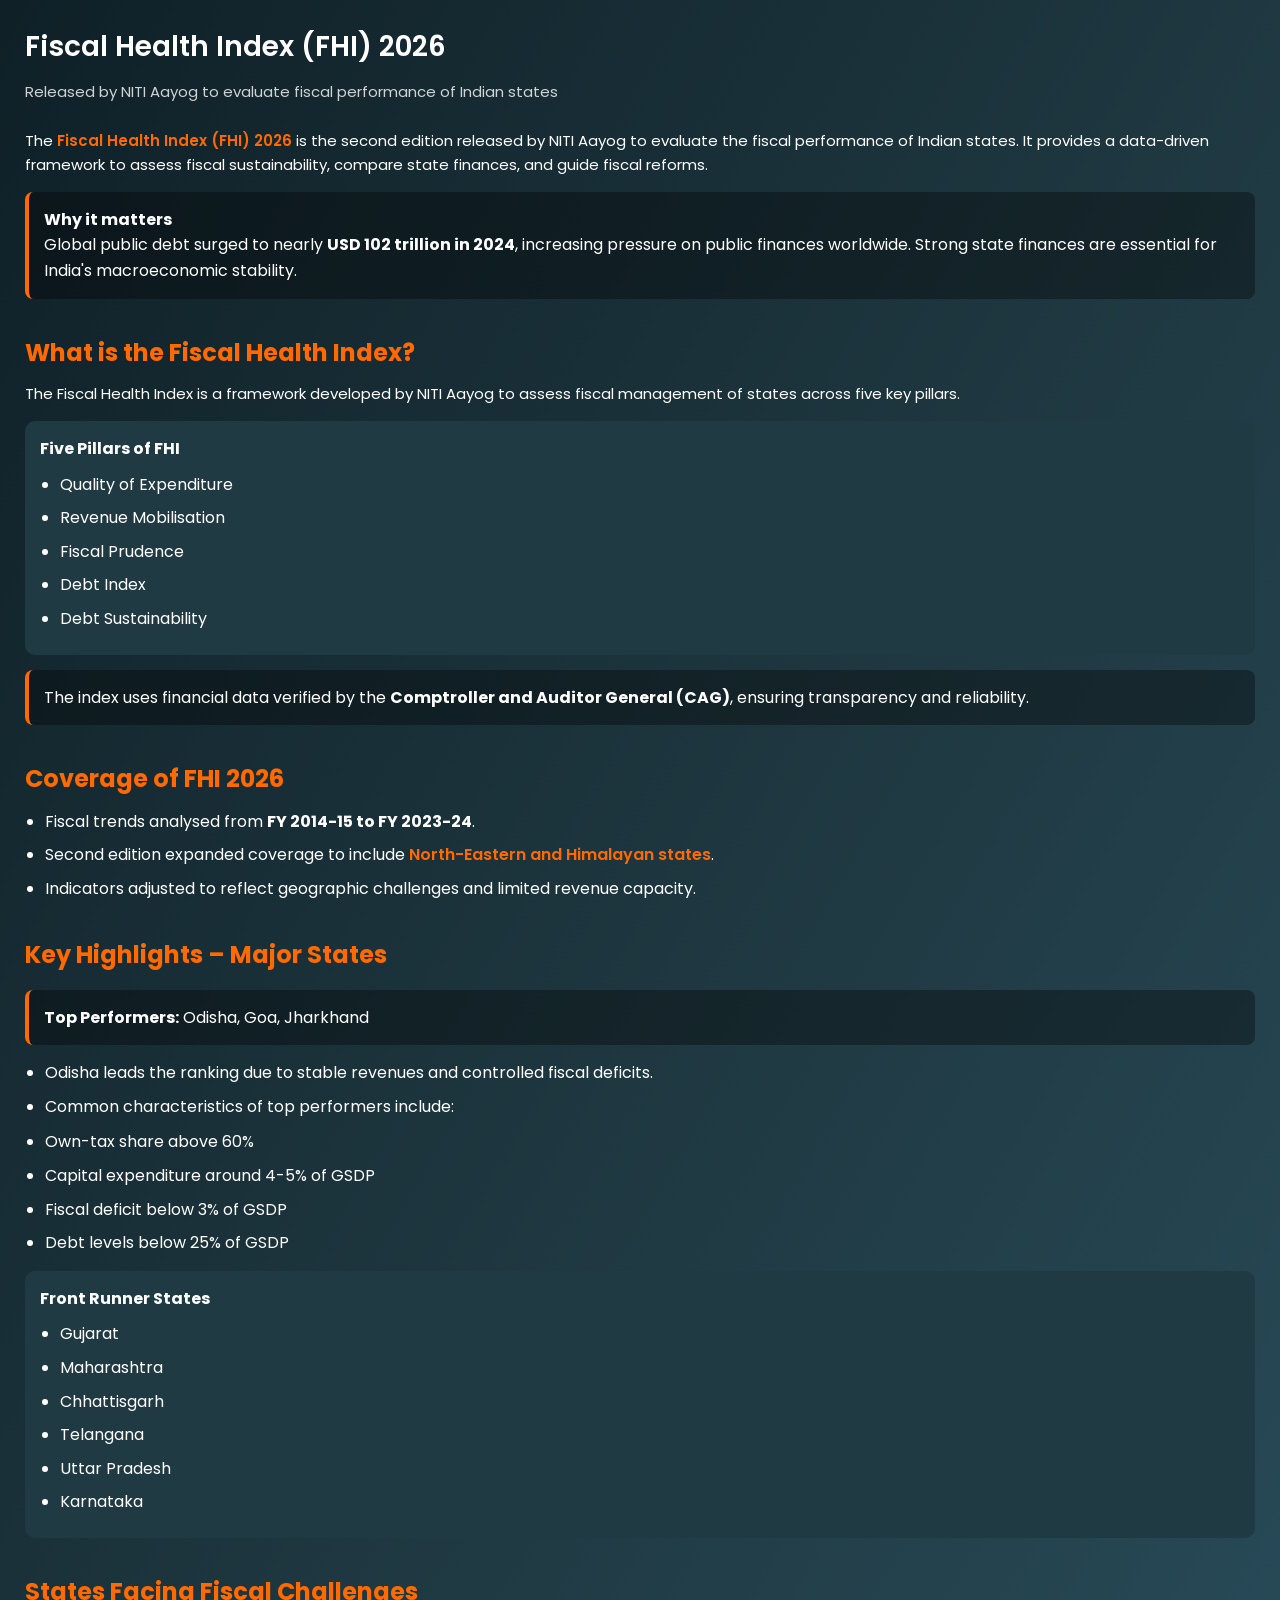
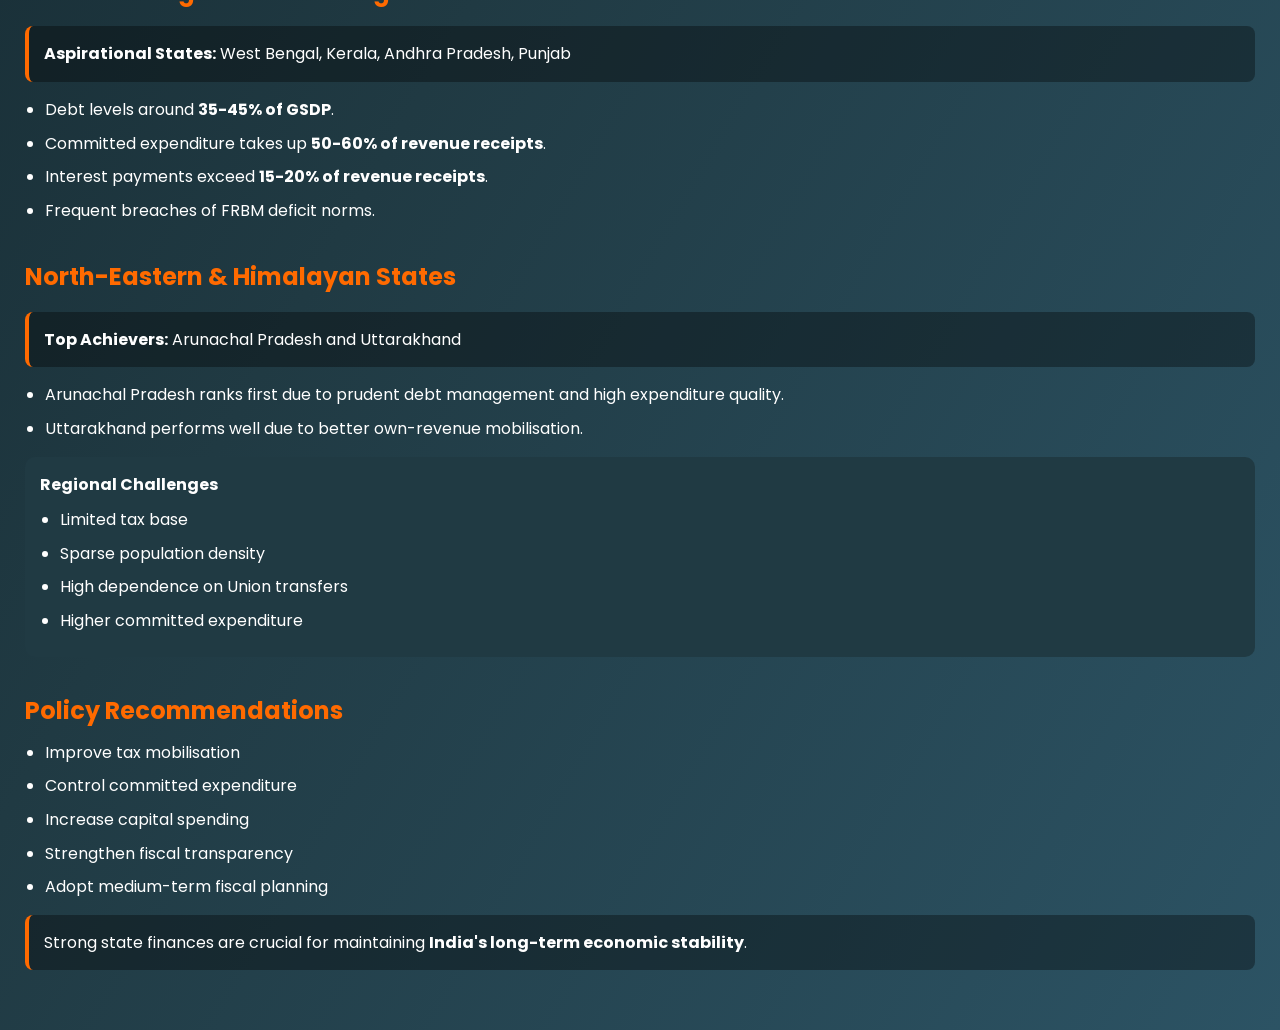
<file: Fiscal_Health_Index_2026.html>
<!DOCTYPE html>
<html lang="en">
<head>

<meta charset="UTF-8">
<meta name="viewport" content="width=device-width, initial-scale=1.0">

<title>Fiscal Health Index 2026 – UPSC Current Affairs | Shoruto</title>
<meta name="description" content="Explore Fiscal Health Index 2026 with key insights and analysis for UPSC, PCS, and other competitive exams.">
<link rel="icon" href="/icon-192.png" type="image/png">
<link rel="apple-touch-icon" href="/icon-192.png">
<link href="https://fonts.googleapis.com/css2?family=Poppins:wght@300;400;600&display=swap" rel="stylesheet">

<!-- FORCE NO CACHE -->
<meta http-equiv="Cache-Control" content="no-cache, no-store, must-revalidate">
<meta http-equiv="Pragma" content="no-cache">
<meta http-equiv="Expires" content="0">

<style>

*{
margin:0;
padding:0;
box-sizing:border-box;
font-family:Poppins;
}

body{
background:linear-gradient(120deg,#0f2027,#203a43,#2c5364);
color:white;
line-height:1.6;
padding:25px;
}

/* TITLE */

.page-title{
font-size:28px;
font-weight:600;
margin-bottom:10px;
}

.subtitle{
opacity:.8;
margin-bottom:25px;
}

/* SECTION */

.section{
margin-bottom:35px;
}

.section h2{
margin-bottom:10px;
color:#ff6a00;
}

/* TEXT */

p{
margin-bottom:12px;
font-size:15px;
}

/* FACT BOX */

.fact-box{
background:rgba(0,0,0,0.35);
border-left:4px solid #ff6a00;
padding:15px;
border-radius:8px;
margin:15px 0;
}

/* IMPORTANT BOX */

.important{
background:#203a43;
padding:15px;
border-radius:10px;
margin-top:15px;
}

/* LIST */

ul{
margin-left:20px;
margin-top:10px;
}

li{
margin-bottom:8px;
}

/* HIGHLIGHT */

.highlight{
color:#ff6a00;
font-weight:600;
}

</style>

</head>

<body>

<h1 class="page-title">Fiscal Health Index (FHI) 2026</h1>
<p class="subtitle">Released by NITI Aayog to evaluate fiscal performance of Indian states</p>


<div class="section">

<p>
The <span class="highlight">Fiscal Health Index (FHI) 2026</span> is the second edition released by NITI Aayog to evaluate the fiscal performance of Indian states. It provides a data-driven framework to assess fiscal sustainability, compare state finances, and guide fiscal reforms.
</p>

<div class="fact-box">
<strong>Why it matters</strong><br>
Global public debt surged to nearly <b>USD 102 trillion in 2024</b>, increasing pressure on public finances worldwide. Strong state finances are essential for India's macroeconomic stability.
</div>

</div>


<div class="section">

<h2>What is the Fiscal Health Index?</h2>

<p>
The Fiscal Health Index is a framework developed by NITI Aayog to assess fiscal management of states across five key pillars.
</p>

<div class="important">

<strong>Five Pillars of FHI</strong>

<ul>
<li>Quality of Expenditure</li>
<li>Revenue Mobilisation</li>
<li>Fiscal Prudence</li>
<li>Debt Index</li>
<li>Debt Sustainability</li>
</ul>

</div>

<div class="fact-box">
The index uses financial data verified by the <b>Comptroller and Auditor General (CAG)</b>, ensuring transparency and reliability.
</div>

</div>


<div class="section">

<h2>Coverage of FHI 2026</h2>

<ul>
<li>Fiscal trends analysed from <b>FY 2014-15 to FY 2023-24</b>.</li>
<li>Second edition expanded coverage to include <span class="highlight">North-Eastern and Himalayan states</span>.</li>
<li>Indicators adjusted to reflect geographic challenges and limited revenue capacity.</li>
</ul>

</div>


<div class="section">

<h2>Key Highlights – Major States</h2>

<div class="fact-box">
<strong>Top Performers:</strong> Odisha, Goa, Jharkhand
</div>

<ul>
<li>Odisha leads the ranking due to stable revenues and controlled fiscal deficits.</li>
<li>Common characteristics of top performers include:</li>
</ul>

<ul>
<li>Own-tax share above 60%</li>
<li>Capital expenditure around 4-5% of GSDP</li>
<li>Fiscal deficit below 3% of GSDP</li>
<li>Debt levels below 25% of GSDP</li>
</ul>

<div class="important">

<strong>Front Runner States</strong>

<ul>
<li>Gujarat</li>
<li>Maharashtra</li>
<li>Chhattisgarh</li>
<li>Telangana</li>
<li>Uttar Pradesh</li>
<li>Karnataka</li>
</ul>

</div>

</div>


<div class="section">

<h2>States Facing Fiscal Challenges</h2>

<div class="fact-box">
<strong>Aspirational States:</strong> West Bengal, Kerala, Andhra Pradesh, Punjab
</div>

<ul>
<li>Debt levels around <b>35-45% of GSDP</b>.</li>
<li>Committed expenditure takes up <b>50-60% of revenue receipts</b>.</li>
<li>Interest payments exceed <b>15-20% of revenue receipts</b>.</li>
<li>Frequent breaches of FRBM deficit norms.</li>
</ul>

</div>


<div class="section">

<h2>North-Eastern & Himalayan States</h2>

<div class="fact-box">
<strong>Top Achievers:</strong> Arunachal Pradesh and Uttarakhand
</div>

<ul>
<li>Arunachal Pradesh ranks first due to prudent debt management and high expenditure quality.</li>
<li>Uttarakhand performs well due to better own-revenue mobilisation.</li>
</ul>

<div class="important">

<strong>Regional Challenges</strong>

<ul>
<li>Limited tax base</li>
<li>Sparse population density</li>
<li>High dependence on Union transfers</li>
<li>Higher committed expenditure</li>
</ul>

</div>

</div>


<div class="section">

<h2>Policy Recommendations</h2>

<ul>
<li>Improve tax mobilisation</li>
<li>Control committed expenditure</li>
<li>Increase capital spending</li>
<li>Strengthen fiscal transparency</li>
<li>Adopt medium-term fiscal planning</li>
</ul>

<div class="fact-box">
Strong state finances are crucial for maintaining <b>India's long-term economic stability</b>.
</div>

</div>


<script>

/* FORCE PAGE TO ALWAYS LOAD LATEST VERSION */

if (!window.location.href.includes("reload=true")) {
    const url = new URL(window.location.href);
    url.searchParams.set("reload", "true");
    url.searchParams.set("t", Date.now());
    window.location.replace(url);
}

</script>

</body>
</html>
</file>
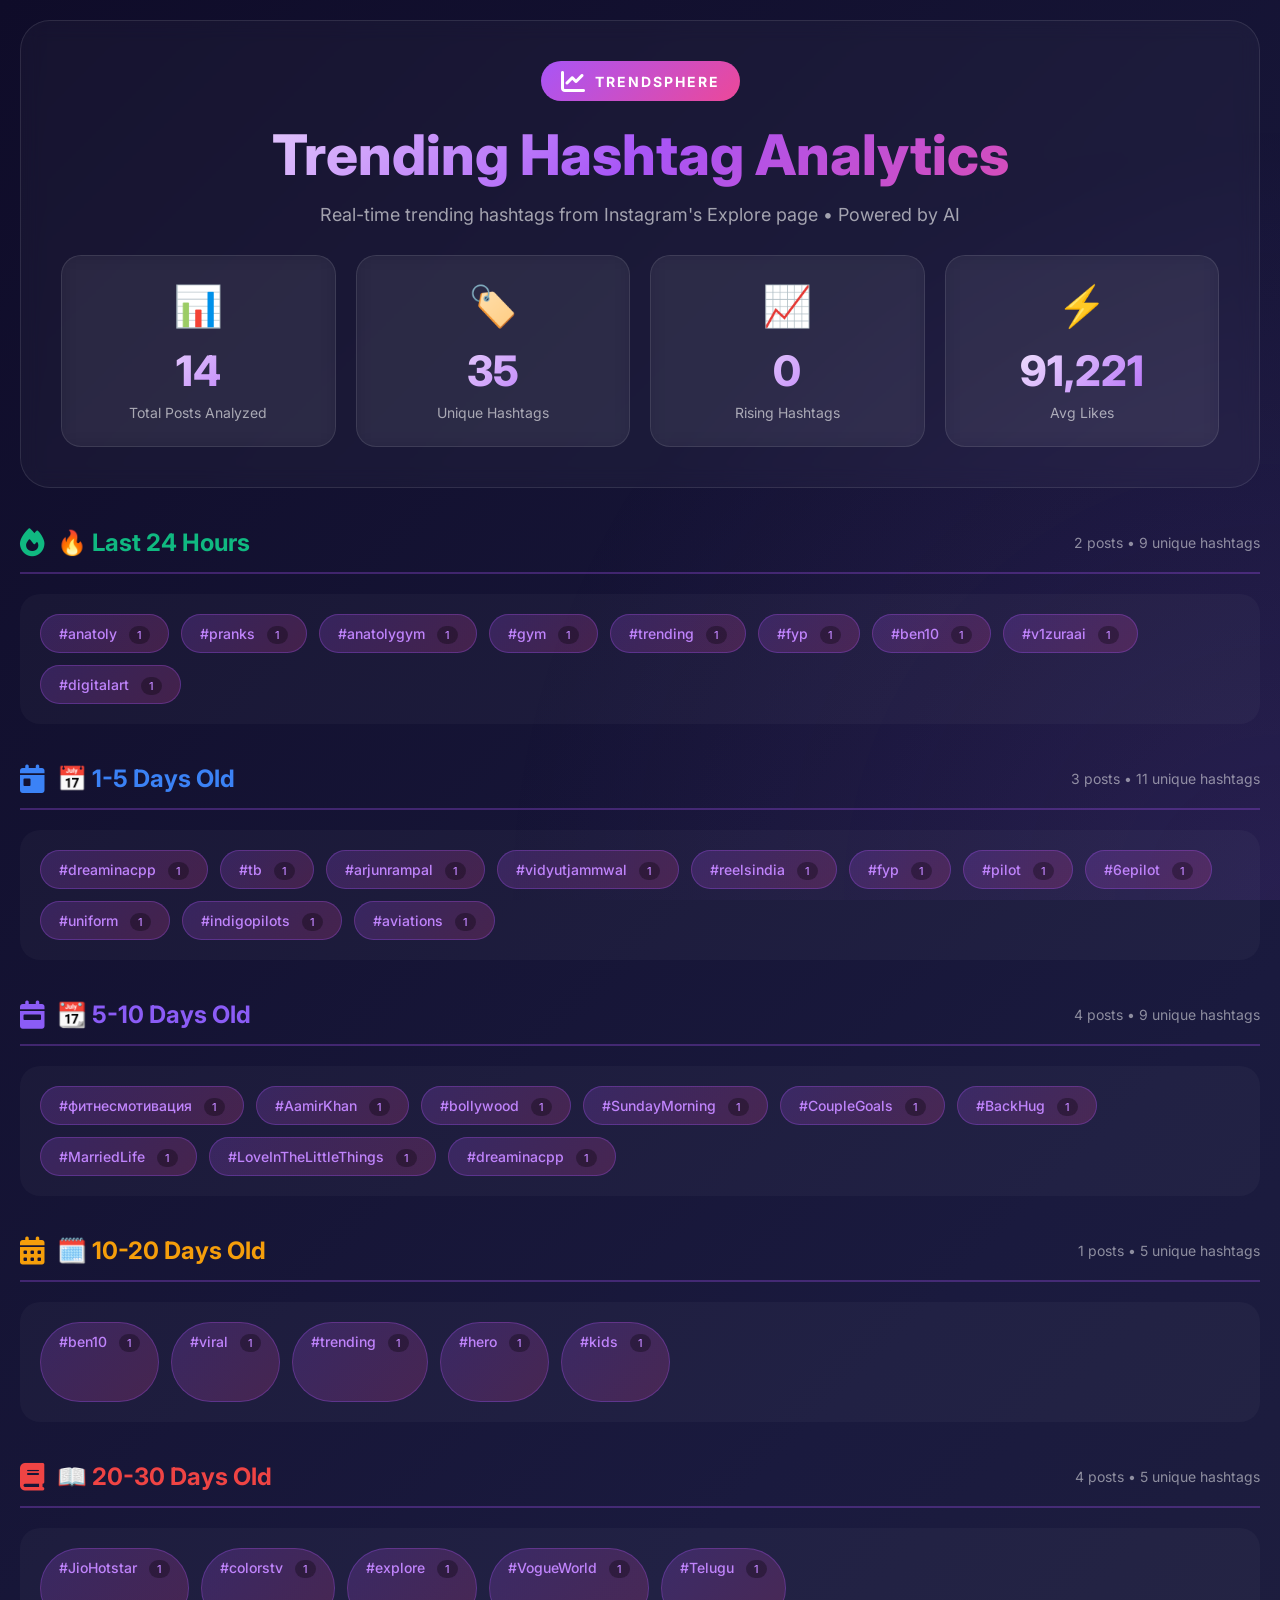
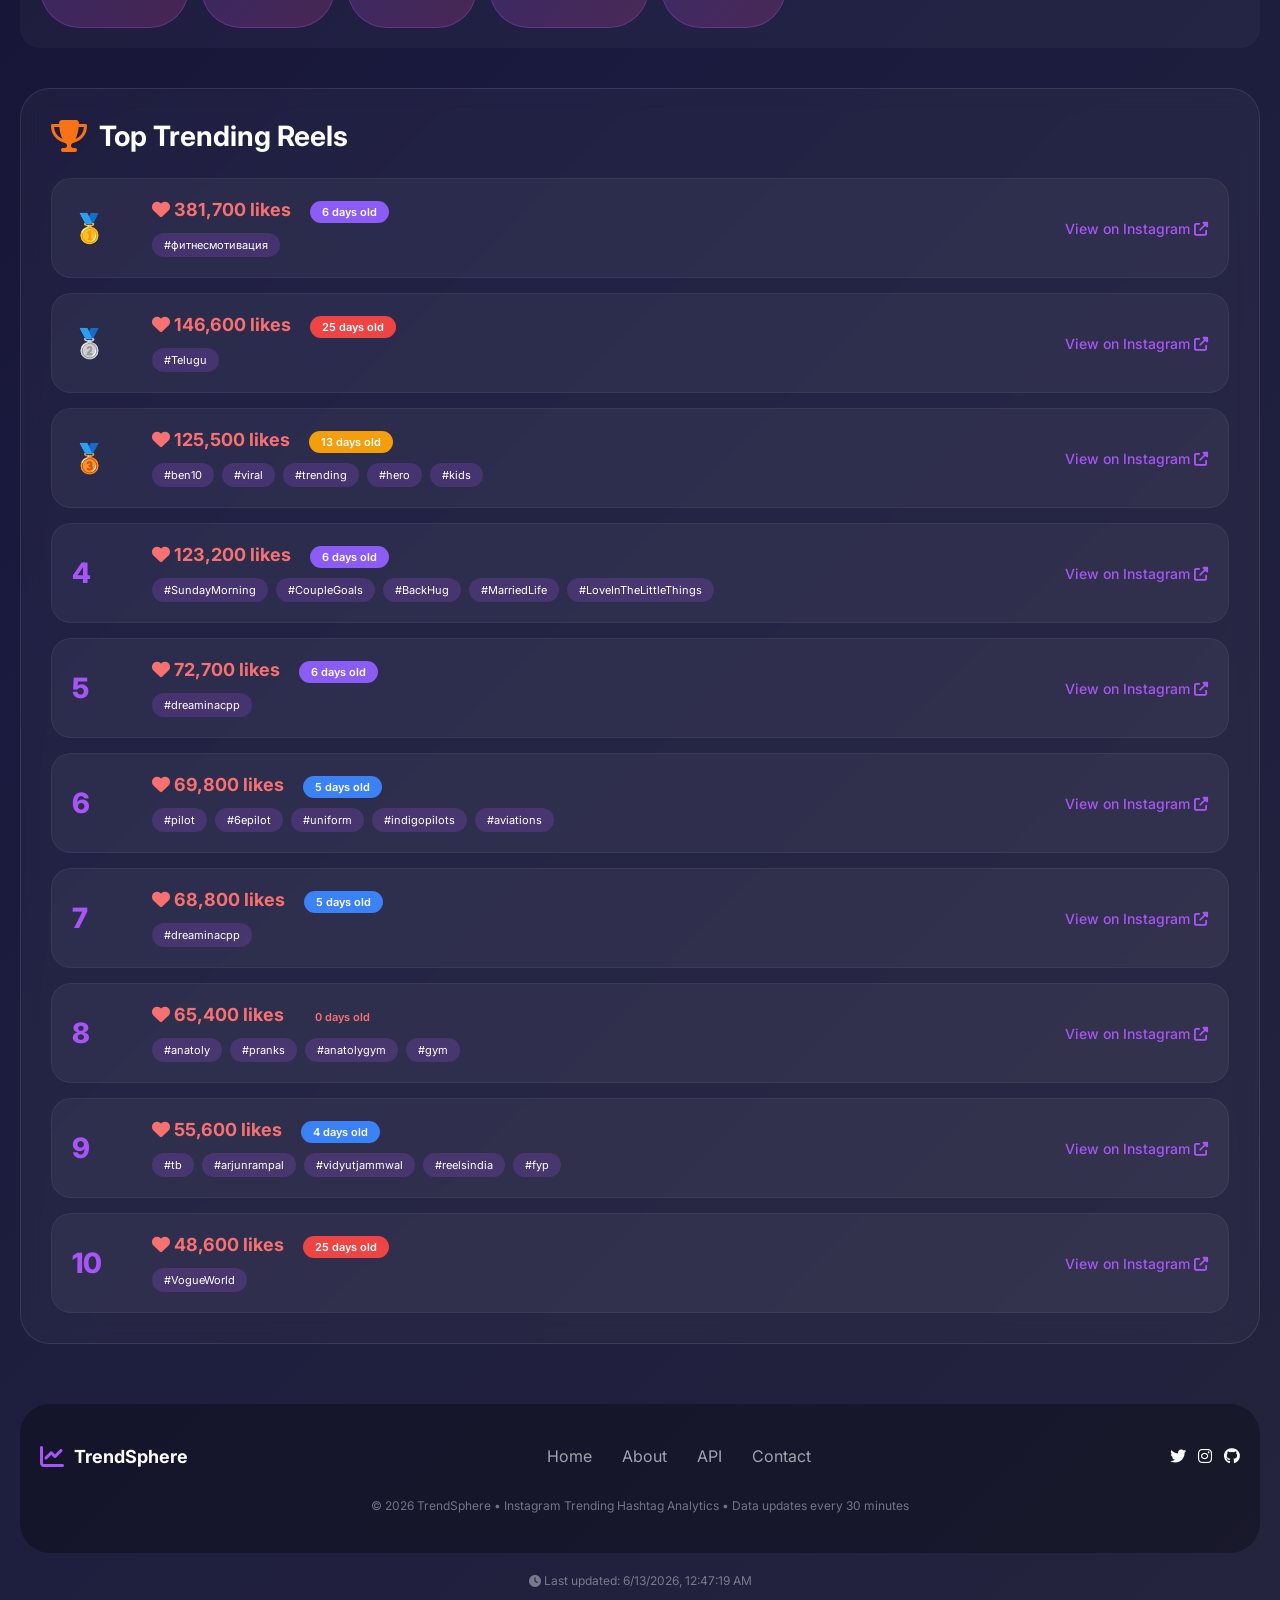
<file: insta.html>
<!DOCTYPE html>
<html lang="en">
<head>
    <meta charset="UTF-8">
    <meta name="viewport" content="width=device-width, initial-scale=1.0">
    <title>TrendSphere | Instagram Trending Hashtag Analytics</title>
    <link href="https://fonts.googleapis.com/css2?family=Inter:ital,wght@0,300;0,400;0,500;0,600;0,700;0,800;1,400&display=swap" rel="stylesheet">
    <link rel="stylesheet" href="https://cdnjs.cloudflare.com/ajax/libs/font-awesome/6.4.0/css/all.min.css">
    <style>
        * {
            margin: 0;
            padding: 0;
            box-sizing: border-box;
        }

        body {
            font-family: 'Inter', sans-serif;
            background: linear-gradient(135deg, #0f0c29 0%, #1a1a3e 50%, #24243e 100%);
            min-height: 100vh;
            color: white;
        }

        /* Animated Background */
        .bg-animation {
            position: fixed;
            top: 0;
            left: 0;
            width: 100%;
            height: 100%;
            z-index: 0;
            overflow: hidden;
        }

        .bg-animation::before {
            content: '';
            position: absolute;
            width: 200%;
            height: 200%;
            background: radial-gradient(circle, rgba(168,85,247,0.1) 0%, transparent 50%);
            animation: rotate 20s linear infinite;
        }

        @keyframes rotate {
            0% { transform: translate(-25%, -25%) rotate(0deg); }
            100% { transform: translate(-25%, -25%) rotate(360deg); }
        }

        /* Glassmorphism Container */
        .container {
            position: relative;
            z-index: 1;
            max-width: 1400px;
            margin: 0 auto;
            padding: 20px;
        }

        /* Header */
        .header {
            background: rgba(255, 255, 255, 0.03);
            backdrop-filter: blur(10px);
            border-radius: 30px;
            padding: 40px;
            margin-bottom: 40px;
            border: 1px solid rgba(255, 255, 255, 0.1);
            text-align: center;
            animation: fadeInDown 0.8s ease;
        }

        .logo {
            display: inline-flex;
            align-items: center;
            gap: 10px;
            background: linear-gradient(135deg, #a855f7, #ec4899);
            padding: 8px 20px;
            border-radius: 40px;
            margin-bottom: 20px;
        }

        .logo i {
            font-size: 24px;
        }

        .logo span {
            font-weight: 700;
            font-size: 14px;
            letter-spacing: 2px;
        }

        .header h1 {
            font-size: 56px;
            font-weight: 800;
            background: linear-gradient(135deg, #fff, #a855f7, #ec4899);
            -webkit-background-clip: text;
            -webkit-text-fill-color: transparent;
            background-clip: text;
            margin-bottom: 15px;
        }

        .header p {
            color: rgba(255, 255, 255, 0.6);
            font-size: 18px;
            margin-bottom: 20px;
        }

        .stats-grid {
            display: grid;
            grid-template-columns: repeat(4, 1fr);
            gap: 20px;
            margin-top: 30px;
        }

        .stat-card {
            background: rgba(255, 255, 255, 0.05);
            backdrop-filter: blur(10px);
            border-radius: 20px;
            padding: 25px;
            text-align: center;
            border: 1px solid rgba(255, 255, 255, 0.1);
            transition: all 0.3s;
        }

        .stat-card:hover {
            transform: translateY(-5px);
            background: rgba(255, 255, 255, 0.1);
            border-color: rgba(168, 85, 247, 0.5);
        }

        .stat-icon {
            font-size: 40px;
            margin-bottom: 15px;
        }

        .stat-value {
            font-size: 42px;
            font-weight: 800;
            background: linear-gradient(135deg, #fff, #a855f7);
            -webkit-background-clip: text;
            -webkit-text-fill-color: transparent;
            background-clip: text;
        }

        .stat-label {
            color: rgba(255, 255, 255, 0.6);
            font-size: 14px;
            margin-top: 8px;
        }

        /* Date Range Sections */
        .date-section {
            margin-bottom: 40px;
            animation: fadeInUp 0.6s ease;
        }

        .section-header {
            display: flex;
            align-items: center;
            gap: 12px;
            margin-bottom: 20px;
            padding-bottom: 15px;
            border-bottom: 2px solid rgba(168, 85, 247, 0.3);
        }

        .section-icon {
            font-size: 28px;
        }

        .section-title {
            font-size: 24px;
            font-weight: 700;
        }

        .section-subtitle {
            color: rgba(255, 255, 255, 0.5);
            font-size: 14px;
            margin-left: auto;
        }

        .hashtag-grid {
            display: flex;
            flex-wrap: wrap;
            gap: 12px;
            background: rgba(255, 255, 255, 0.03);
            border-radius: 20px;
            padding: 20px;
            min-height: 120px;
        }

        .hashtag {
            background: linear-gradient(135deg, rgba(168, 85, 247, 0.2), rgba(236, 72, 153, 0.2));
            padding: 10px 18px;
            border-radius: 40px;
            font-size: 14px;
            font-weight: 500;
            color: #c084fc;
            cursor: pointer;
            transition: all 0.3s;
            border: 1px solid rgba(168, 85, 247, 0.3);
        }

        .hashtag:hover {
            transform: scale(1.05);
            background: linear-gradient(135deg, #a855f7, #ec4899);
            color: white;
            border-color: transparent;
        }

        .hashtag-count {
            background: rgba(0, 0, 0, 0.3);
            padding: 2px 8px;
            border-radius: 20px;
            font-size: 11px;
            margin-left: 8px;
        }

        .empty-state {
            text-align: center;
            padding: 40px;
            color: rgba(255, 255, 255, 0.4);
            width: 100%;
        }

        /* Top Reels Section */
        .reels-section {
            background: rgba(255, 255, 255, 0.03);
            backdrop-filter: blur(10px);
            border-radius: 30px;
            padding: 30px;
            margin-top: 40px;
            border: 1px solid rgba(255, 255, 255, 0.1);
        }

        .reels-header {
            display: flex;
            align-items: center;
            gap: 12px;
            margin-bottom: 25px;
        }

        .reels-header i {
            font-size: 32px;
            color: #f97316;
        }

        .reels-header h2 {
            font-size: 28px;
            font-weight: 700;
        }

        .reel-list {
            display: flex;
            flex-direction: column;
            gap: 15px;
        }

        .reel-item {
            display: flex;
            justify-content: space-between;
            align-items: center;
            padding: 20px;
            background: rgba(255, 255, 255, 0.05);
            border-radius: 20px;
            transition: all 0.3s;
            border: 1px solid rgba(255, 255, 255, 0.05);
        }

        .reel-item:hover {
            background: rgba(255, 255, 255, 0.1);
            transform: translateX(5px);
        }

        .reel-rank {
            font-size: 28px;
            font-weight: 800;
            min-width: 60px;
            color: #a855f7;
        }

        .reel-info {
            flex: 1;
            padding: 0 20px;
        }

        .reel-likes {
            color: #f87171;
            font-weight: 700;
            font-size: 18px;
            margin-bottom: 10px;
        }

        .reel-hashtags {
            display: flex;
            flex-wrap: wrap;
            gap: 8px;
        }

        .reel-hashtag {
            background: rgba(168, 85, 247, 0.2);
            padding: 5px 12px;
            border-radius: 20px;
            font-size: 11px;
            cursor: pointer;
            transition: all 0.2s;
        }

        .reel-hashtag:hover {
            background: rgba(168, 85, 247, 0.4);
        }

        .reel-link {
            color: #a855f7;
            text-decoration: none;
            font-size: 14px;
            font-weight: 500;
            transition: all 0.3s;
        }

        .reel-link:hover {
            color: #ec4899;
            text-decoration: underline;
        }

        .age-badge {
            display: inline-block;
            padding: 4px 12px;
            border-radius: 20px;
            font-size: 11px;
            font-weight: 600;
            margin-left: 15px;
        }

        .age-0-1 { background: #10b981; color: white; }
        .age-1-5 { background: #3b82f6; color: white; }
        .age-5-10 { background: #8b5cf6; color: white; }
        .age-10-20 { background: #f59e0b; color: white; }
        .age-20-30 { background: #ef4444; color: white; }

        /* Footer */
        .footer {
            margin-top: 60px;
            padding: 40px 20px;
            background: rgba(0, 0, 0, 0.3);
            border-radius: 30px;
            text-align: center;
        }

        .footer-content {
            display: flex;
            justify-content: space-between;
            align-items: center;
            flex-wrap: wrap;
            gap: 20px;
            max-width: 1200px;
            margin: 0 auto;
        }

        .footer-logo {
            display: flex;
            align-items: center;
            gap: 10px;
        }

        .footer-logo i {
            font-size: 24px;
            color: #a855f7;
        }

        .footer-logo span {
            font-weight: 700;
            font-size: 18px;
        }

        .footer-links {
            display: flex;
            gap: 30px;
        }

        .footer-links a {
            color: rgba(255, 255, 255, 0.6);
            text-decoration: none;
            transition: color 0.3s;
        }

        .footer-links a:hover {
            color: #a855f7;
        }

        .copyright {
            margin-top: 30px;
            color: rgba(255, 255, 255, 0.4);
            font-size: 12px;
        }

        .last-updated {
            text-align: center;
            margin-top: 20px;
            color: rgba(255, 255, 255, 0.4);
            font-size: 12px;
        }

        /* Animations */
        @keyframes fadeInDown {
            from {
                opacity: 0;
                transform: translateY(-30px);
            }
            to {
                opacity: 1;
                transform: translateY(0);
            }
        }

        @keyframes fadeInUp {
            from {
                opacity: 0;
                transform: translateY(30px);
            }
            to {
                opacity: 1;
                transform: translateY(0);
            }
        }

        /* Loading */
        .loader {
            text-align: center;
            padding: 40px;
        }

        .spinner {
            width: 50px;
            height: 50px;
            border: 3px solid rgba(168, 85, 247, 0.3);
            border-top-color: #a855f7;
            border-radius: 50%;
            animation: spin 1s linear infinite;
            margin: 0 auto;
        }

        @keyframes spin {
            to { transform: rotate(360deg); }
        }

        /* Toast */
        .toast {
            position: fixed;
            bottom: 30px;
            left: 50%;
            transform: translateX(-50%);
            background: linear-gradient(135deg, #a855f7, #ec4899);
            color: white;
            padding: 12px 24px;
            border-radius: 40px;
            font-size: 14px;
            z-index: 1000;
            animation: fadeInUp 0.3s ease;
        }

        /* Responsive */
        @media (max-width: 768px) {
            .header h1 { font-size: 32px; }
            .stats-grid { grid-template-columns: repeat(2, 1fr); }
            .reel-item { flex-direction: column; text-align: center; gap: 15px; }
            .reel-info { padding: 0; }
            .footer-content { flex-direction: column; }
        }
    </style>
</head>
<body>
    <div class="bg-animation"></div>

    <div class="container">
        <!-- Header -->
        <div class="header">
            <div class="logo">
                <i class="fas fa-chart-line"></i>
                <span>TRENDSPHERE</span>
            </div>
            <h1>Trending Hashtag Analytics</h1>
            <p>Real-time trending hashtags from Instagram's Explore page • Powered by AI</p>
            <div class="stats-grid" id="stats-grid">
                <div class="stat-card">
                    <div class="stat-icon">📊</div>
                    <div class="stat-value" id="total-posts">-</div>
                    <div class="stat-label">Total Posts Analyzed</div>
                </div>
                <div class="stat-card">
                    <div class="stat-icon">🏷️</div>
                    <div class="stat-value" id="total-hashtags">-</div>
                    <div class="stat-label">Unique Hashtags</div>
                </div>
                <div class="stat-card">
                    <div class="stat-icon">📈</div>
                    <div class="stat-value" id="rising-count">-</div>
                    <div class="stat-label">Rising Hashtags</div>
                </div>
                <div class="stat-card">
                    <div class="stat-icon">⚡</div>
                    <div class="stat-value" id="avg-likes">-</div>
                    <div class="stat-label">Avg Likes</div>
                </div>
            </div>
        </div>

        <!-- Date Range Sections -->
        <div id="date-sections"></div>

        <!-- Top Reels Section -->
        <div class="reels-section" id="reels-section">
            <div class="reels-header">
                <i class="fas fa-trophy"></i>
                <h2>Top Trending Reels</h2>
            </div>
            <div id="reels-content" class="reel-list">
                <div class="loader"><div class="spinner"></div></div>
            </div>
        </div>

        <!-- Footer -->
        <div class="footer">
            <div class="footer-content">
                <div class="footer-logo">
                    <i class="fas fa-chart-line"></i>
                    <span>TrendSphere</span>
                </div>
                <div class="footer-links">
                    <a href="#">Home</a>
                    <a href="#">About</a>
                    <a href="#">API</a>
                    <a href="#">Contact</a>
                </div>
                <div>
                    <i class="fab fa-twitter"></i>  
                    <i class="fab fa-instagram"></i>  
                    <i class="fab fa-github"></i>
                </div>
            </div>
            <div class="copyright">
                © 2026 TrendSphere • Instagram Trending Hashtag Analytics • Data updates every 30 minutes
            </div>
        </div>
        <div class="last-updated" id="last-updated"></div>
    </div>

    <script>
        // Date range configuration (in days)
        const DATE_RANGES = [
            { min: 0, max: 1, name: "🔥 Last 24 Hours", icon: "fa-fire", color: "#10b981" },
            { min: 1, max: 5, name: "📅 1-5 Days Old", icon: "fa-calendar-day", color: "#3b82f6" },
            { min: 5, max: 10, name: "📆 5-10 Days Old", icon: "fa-calendar-week", color: "#8b5cf6" },
            { min: 10, max: 20, name: "🗓️ 10-20 Days Old", icon: "fa-calendar-alt", color: "#f59e0b" },
            { min: 20, max: 31, name: "📖 20-30 Days Old", icon: "fa-book", color: "#ef4444" }
        ];

        let allPosts = [];

        async function loadData() {
            try {
                const response = await fetch('data.json');
                if (!response.ok) throw new Error('data.json not found');
                const data = await response.json();
                
                if (data.posts) {
                    allPosts = data.posts;
                    updateDashboard(data);
                } else if (Array.isArray(data)) {
                    allPosts = data;
                    updateDashboard({ posts: data, total_posts: data.length });
                }
            } catch (error) {
                console.error('Error:', error);
                document.getElementById('date-sections').innerHTML = '<div class="loader" style="color: rgba(255,255,255,0.5);">⚠️ Error loading data. Make sure data.json exists.</div>';
            }
        }

        function updateDashboard(data) {
            const posts = data.posts || [];
            
            // Update stats
            const uniqueHashtags = new Set();
            posts.forEach(post => {
                post.hashtags.forEach(tag => uniqueHashtags.add(tag));
            });
            const avgLikes = posts.length ? Math.round(posts.reduce((sum, p) => sum + p.likes, 0) / posts.length) : 0;
            
            document.getElementById('total-posts').textContent = posts.length;
            document.getElementById('total-hashtags').textContent = uniqueHashtags.size;
            document.getElementById('rising-count').textContent = data.rising_hashtags?.length || 0;
            document.getElementById('avg-likes').textContent = avgLikes.toLocaleString();
            document.getElementById('last-updated').innerHTML = `<i class="fas fa-clock"></i> Last updated: ${new Date(data.last_updated || Date.now()).toLocaleString()}`;

            // Group posts by date range
            const postsByRange = {};
            DATE_RANGES.forEach(range => {
                postsByRange[range.name] = [];
            });

            posts.forEach(post => {
                const ageDays = post.post_age_days || 0;
                for (const range of DATE_RANGES) {
                    if (ageDays >= range.min && ageDays <= range.max) {
                        postsByRange[range.name].push(post);
                        break;
                    }
                }
            });

            // Generate HTML for each date range
            let sectionsHtml = '';
            for (const range of DATE_RANGES) {
                const rangePosts = postsByRange[range.name];
                if (rangePosts.length > 0) {
                    // Count hashtag frequency in this range
                    const hashtagCount = {};
                    rangePosts.forEach(post => {
                        post.hashtags.forEach(tag => {
                            hashtagCount[tag] = (hashtagCount[tag] || 0) + 1;
                        });
                    });
                    
                    const topHashtags = Object.entries(hashtagCount)
                        .sort((a, b) => b[1] - a[1])
                        .slice(0, 20);
                    
                    sectionsHtml += `
                        <div class="date-section">
                            <div class="section-header">
                                <i class="fas ${range.icon} section-icon" style="color: ${range.color}"></i>
                                <span class="section-title" style="color: ${range.color}">${range.name}</span>
                                <span class="section-subtitle">${rangePosts.length} posts • ${topHashtags.length} unique hashtags</span>
                            </div>
                            <div class="hashtag-grid">
                                ${topHashtags.map(([tag, count]) => `
                                    <div class="hashtag" onclick="copyToClipboard('${tag}')">
                                        ${tag} <span class="hashtag-count">${count}</span>
                                    </div>
                                `).join('')}
                            </div>
                        </div>
                    `;
                }
            }

            if (sectionsHtml === '') {
                sectionsHtml = '<div class="loader" style="color: rgba(255,255,255,0.5);">No hashtags found in any date range</div>';
            }
            document.getElementById('date-sections').innerHTML = sectionsHtml;

            // Top reels
            const topReels = [...posts].sort((a, b) => b.likes - a.likes).slice(0, 10);
            let reelsHtml = '';
            topReels.forEach((reel, index) => {
                const medal = index === 0 ? '🥇' : index === 1 ? '🥈' : index === 2 ? '🥉' : `${index + 1}`;
                const ageClass = `age-${reel.post_age_category || '1-5'}`;
                reelsHtml += `
                    <div class="reel-item">
                        <div class="reel-rank">${medal}</div>
                        <div class="reel-info">
                            <div class="reel-likes">
                                <i class="fas fa-heart"></i> ${reel.likes_display || reel.likes.toLocaleString()} likes
                                <span class="age-badge ${ageClass}">${reel.post_age_days || 0} days old</span>
                            </div>
                            <div class="reel-hashtags">
                                ${reel.hashtags.slice(0, 8).map(tag => `
                                    <span class="reel-hashtag" onclick="copyToClipboard('${tag}')">${tag}</span>
                                `).join('')}
                            </div>
                        </div>
                        <a href="${reel.url}" target="_blank" class="reel-link">View on Instagram <i class="fas fa-external-link-alt"></i></a>
                    </div>
                `;
            });
            document.getElementById('reels-content').innerHTML = reelsHtml || '<div class="loader">No reels found</div>';
        }

        function copyToClipboard(text) {
            navigator.clipboard.writeText(text);
            const toast = document.createElement('div');
            toast.className = 'toast';
            toast.innerHTML = `<i class="fas fa-copy"></i> Copied: ${text}`;
            document.body.appendChild(toast);
            setTimeout(() => toast.remove(), 2000);
        }

        // Initial load
        loadData();
        // Auto-refresh every 30 seconds
        setInterval(loadData, 30000);
    </script>
</body>
</html>
</file>
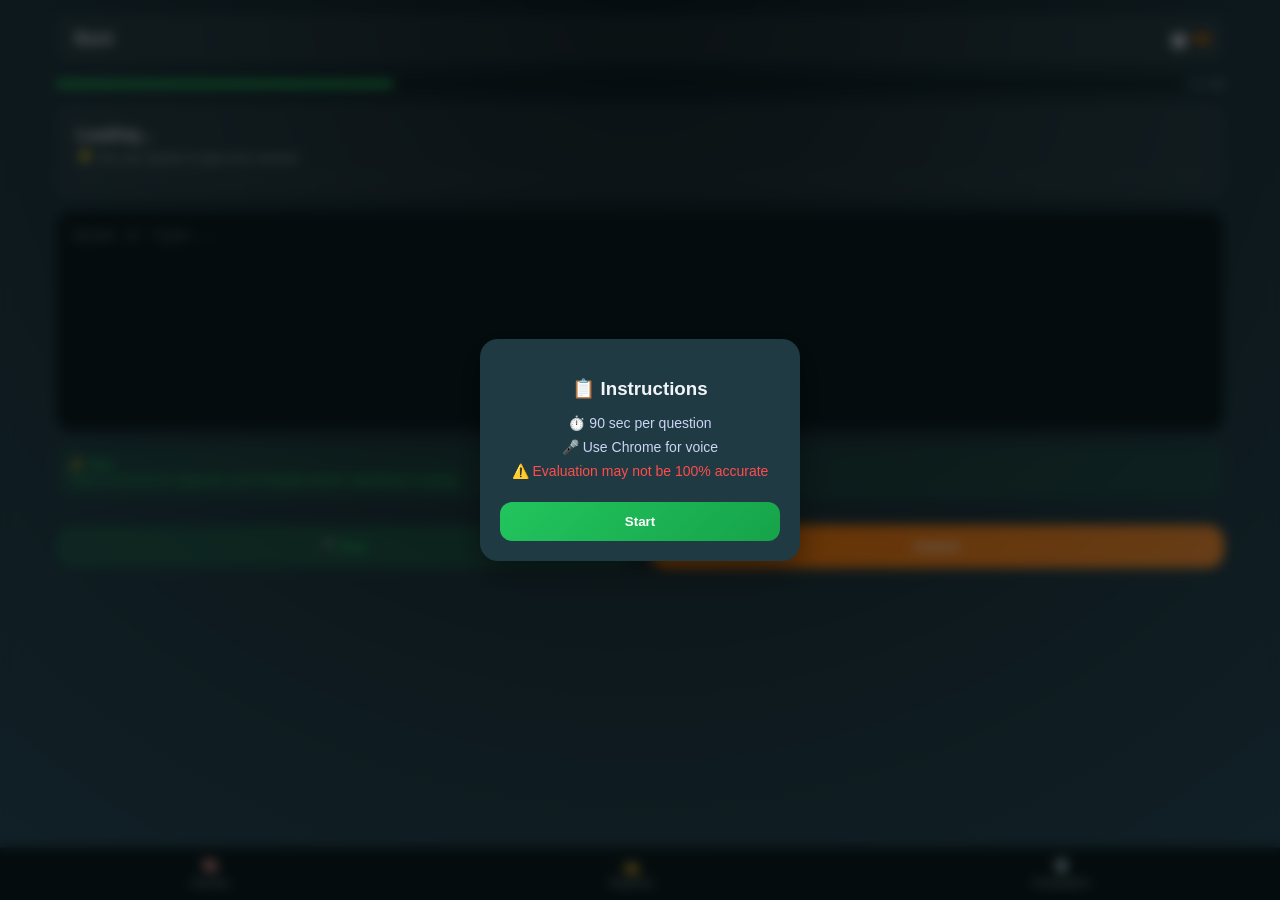
<file: mock.html>
<!DOCTYPE html>
<html>
<head>
<title>Shoruto – UPSC Mock Tests & Answer Writing Practice</title>
<meta name="viewport" content="width=device-width, initial-scale=1.0">

<meta name="description" content="Practice UPSC mock tests and improve answer writing with Shoruto. Simulate real exam conditions, track performance, and boost your preparation.">

<link rel="canonical" href="https://www.shoruto.com/mock">

<link rel="icon" href="/icon-192.png" type="image/png">
<link rel="apple-touch-icon" href="/icon-192.png">

<link href="https://fonts.googleapis.com/css2?family=Poppins:wght@300;400;600&display=swap" rel="stylesheet">
<style>

/* GLOBAL FIX */
*{
box-sizing:border-box;
}

/* BODY */
body{
margin:0;
font-family:Arial;
background:radial-gradient(circle at top,#0f2027,#203a43,#2c5364);
color:#f1f5f9;
min-height:100vh;
display:flex;
flex-direction:column;
overflow-x:hidden;
}

/* APP */
.app{
width:100%;
max-width:1100px;
margin:auto;
padding:16px;
display:flex;
flex-direction:column;
gap:14px;
flex:1;
padding-bottom:80px;
}

/* TOP BAR */
.top-bar{
display:flex;
justify-content:space-between;
align-items:center;
background:rgba(255,255,255,0.05);
padding:12px;
border-radius:14px;
border:1px solid rgba(255,255,255,0.08);
}

.back-btn{
background:none;
border:none;
font-size:16px;
font-weight:600;
color:#f1f5f9;
}

.timer{
color:#ff7a00;
font-weight:bold;
}

/* PROGRESS */
.progress-wrap{
display:flex;
align-items:center;
gap:10px;
}

.progress-bar{
flex:1;
height:6px;
background:#0b1f22;
border-radius:10px;
}

.progress-fill{
height:100%;
width:30%;
background:#22c55e;
border-radius:10px;
}

.progress-text{
font-size:13px;
color:#9fb7b9;
}
/* QUESTION BOX */
.question-box{
background:rgba(255,255,255,0.05);
padding:14px;
border-radius:14px;
border:1px solid rgba(255,255,255,0.08);
}

.question{
font-weight:600;
font-size:16px;
}

/* HINT */
.hint{
font-size:13px;
color:#9fb7b9;
margin-top:6px;
}

/* DIVIDER */
.divider{
height:1px;
background:rgba(255,255,255,0.08);
margin-top:10px;
}

/* TEXTAREA FIX */
textarea{
width:100%;
max-width:100%;
height:180px;
max-height:220px;
border-radius:16px;
border:1px solid rgba(255,255,255,0.08);
padding:14px;
resize:none;
background:#0b1f22;
color:#f1f5f9;
font-size:14px;
}

/* BUTTONS FIX */
.buttons{
display:flex;
gap:10px;
margin-top:12px;
}

.buttons button{
flex:1;
}

/* START BUTTON */
.speak{
background:rgba(34,197,94,0.2);
color:#22c55e;
padding:14px;
border:none;
border-radius:16px;
font-weight:600;
}

/* SUBMIT BUTTON */
.submit{
background:linear-gradient(135deg,#ff7a00,#ff9a3c);
color:white;
padding:14px;
border:none;
border-radius:16px;
font-weight:600;
}

/* TIPS */
.tips-box{
background:rgba(34,197,94,0.1);
padding:12px;
border-radius:12px;
font-size:13px;
color:#22c55e;
}

/* BOTTOM ICONS */
.bottom-icons{
position:fixed;
bottom:0;
width:100%;
display:flex;
justify-content:space-around;
background:#0b1f22;
padding:10px 0;
border-top:1px solid rgba(255,255,255,0.08);
}

.bottom-icons div{
text-align:center;
font-size:14px;
color:#9fb7b9;
}

.bottom-icons span{
font-size:12px;
}

/* POPUP FIX */
.popup{
position:fixed;
inset:0;
background:rgba(0,0,0,0.6);
backdrop-filter:blur(6px);
display:flex;
justify-content:center;
align-items:center;
z-index:999;
}

.popup-box{
background:#203a43;
color:#f1f5f9;
padding:20px;
border-radius:18px;
width:90%;
max-width:320px;
text-align:center;
box-shadow:0 10px 30px rgba(0,0,0,0.4);
}

.popup-box h3{
margin-bottom:15px;
}

.inst-item{
font-size:14px;
margin:8px 0;
color:#cbd5f5;
}

.inst-item.warn{
color:#ff4d4d;
font-weight:500;
}

.start-btn{
margin-top:15px;
width:100%;
padding:12px;
border:none;
border-radius:12px;
background:linear-gradient(135deg,#22C55E,#16A34A);
color:white;
font-weight:600;
cursor:pointer;
}
/* ========================= */
/* 🔥 RESULT UI */
/* ========================= */

.result-header{
background:rgba(255,255,255,0.06);
border:1px solid rgba(255,255,255,0.1);
padding:12px;
border-radius:14px;
text-align:center;
font-weight:600;
margin-bottom:10px;
backdrop-filter:blur(10px);
}

.circle-wrap{
position:relative;
width:170px;
height:170px;
margin:15px auto;
}

.circle-progress{
stroke:url(#grad);
stroke-width:12;
fill:none;
stroke-linecap:round;
stroke-dasharray:440;
stroke-dashoffset:440;
filter:drop-shadow(0 0 12px rgba(255,120,0,0.6));
transition:1.2s ease;
}

.score-text{
position:absolute;
top:50%;
left:50%;
transform:translate(-50%,-50%);
font-size:28px;
font-weight:bold;
}

.status{
text-align:center;
font-size:18px;
font-weight:700;
margin-top:10px;
}

.subtext{
text-align:center;
font-size:13px;
color:#9fb7b9;
}

.grid{
display:flex;
gap:10px;
margin-top:15px;
}

.box{
flex:1;
padding:14px;
border-radius:16px;
background:rgba(255,255,255,0.06);
border:1px solid rgba(255,255,255,0.1);
backdrop-filter:blur(10px);
text-align:center;
}

.q-card{
background:rgba(255,255,255,0.05);
padding:14px;
margin-top:12px;
border-radius:14px;
border:1px solid rgba(255,255,255,0.08);
}

.inner-box{
margin-top:8px;
padding:10px;
border-radius:12px;
background:rgba(0,0,0,0.25);
}

.correct{color:#22c55e;}
.wrong{color:#ff4d4d;}

.result-buttons{
display:flex;
gap:10px;
margin-top:15px;
}

.result-buttons button{
flex:1;
padding:12px;
border-radius:12px;
border:none;
font-weight:600;
}

.retry{background:#203a43;color:white;}
.home{
background:linear-gradient(135deg,#ff7a00,#ff9a3c);
color:white;
}

/* ========================= */
/* 📱 RESPONSIVE */
/* ========================= */

@media (min-width:768px){

.app{
max-width:1000px;
}

.question-box{
padding:20px;
}

textarea{
height:220px;
font-size:15px;
}

.buttons{
gap:20px;
}

}

@media (min-width:1024px){

.app{
max-width:1200px;
}

}

</style> 

</head>

<body>


<!-- ORIGINAL BODY CONTENT (UNCHANGED) -->
<div class="popup" id="popup">
<div class="popup-box">
<h3>📋 Instructions</h3>
<div class="inst-item">⏱️ 90 sec per question</div>
<div class="inst-item">🎤 Use Chrome for voice</div>
<div class="inst-item warn">⚠️ Evaluation may not be 100% accurate</div>
<button class="start-btn" onclick="startInterview()">Start</button>
</div>
</div>

<div class="app">

<div class="top-bar">
<button class="back-btn" onclick="goBack()">Back</button>
<div class="timer" id="timer">⏱️ 90</div>
</div>

<div class="progress-wrap">
<div class="progress-bar">
<div class="progress-fill"></div>
</div>
<div class="progress-text">1 / 10</div>
</div>

<div class="question-box">
<div class="question" id="question">Loading...</div>
<div class="hint">💡 You can speak or type your answer</div>
<div class="divider"></div>
</div>

<textarea id="answer" placeholder="Speak or type..."></textarea>

<div class="tips-box">
✨ <b>Tips</b><br>
Take a moment to organize your thoughts before speaking or typing.
</div>

<div class="buttons">
<button class="speak" onclick="toggleListening()" id="micBtn">🎤 Start</button>
<button class="submit" onclick="submitAnswer()">Submit</button>
</div>

</div>

<div class="bottom-icons">
<div>🧠<br><span>Assess</span></div>
<div>✍️<br><span>Express</span></div>
<div>🛡️<br><span>Evaluation</span></div>
</div>

<script>

/* ===== YOUR ORIGINAL JS (UNCHANGED EXCEPT RESULT FUNCTION) ===== */

let questions=[];
let current=0;
let count=1;
let totalScore=0;
let maxScore=0;
let answersLog=[];
let timer,timeLeft=90;
let recognition;
let isListening=false;
let finalTranscript="";

fetch("questions.json")
.then(r=>r.json())
.then(d=>questions=d);

function startInterview(){
popup.style.display="none";
loadQuestion(0);
}
function goBack(){
window.location.href="/";
}

function startTimer(){
clearInterval(timer);
timeLeft=90;

timer=setInterval(()=>{
document.getElementById("timer").innerText="⏱️ "+timeLeft;
timeLeft--;
if(timeLeft<0) submitAnswer();
},1000);
}

function loadQuestion(i){
finalTranscript="";
answer.value="";
question.innerText=questions[i].q;
startTimer();
}

function toggleListening(){
const SR=window.SpeechRecognition||window.webkitSpeechRecognition;

if(!SR){
alert("Use Chrome");
return;
}

if(!isListening){

recognition=new SR();
recognition.interimResults=true;

recognition.onresult=function(e){
let interim="";

for(let i=e.resultIndex;i<e.results.length;i++){
let t=e.results[i][0].transcript.trim();

if(e.results[i].isFinal){
if(!finalTranscript.endsWith(t)){
finalTranscript+=t+" ";
}
}else{
interim+=t;
}
}
answer.value=finalTranscript+interim;
};

recognition.onend=function(){
if(isListening) recognition.start();
};

recognition.start();
isListening=true;
micBtn.innerText="🔴 Stop";

}else{
isListening=false;
recognition.stop();
micBtn.innerText="🎤 Start";
}
}
function cleanText(text){
return text.toLowerCase().replace(/[^a-z0-9\s]/g,"").replace(/\s+/g," ").trim();
}

function evaluate(ans,keywords){
let cleanAns=cleanText(ans).replace(/\s/g,"");
let matched=[];

keywords.forEach(k=>{
let cleanKey=cleanText(k).replace(/\s/g,"");
if(cleanAns.includes(cleanKey)){
matched.push(k);
}
});

return{
score:matched.length,
missing:keywords.filter(k=>!matched.includes(k))
};
}

function submitAnswer(){
clearInterval(timer);

if(recognition){
recognition.stop();
isListening=false;
}

let ans=answer.value;
let q=questions[current];
let res=evaluate(ans,q.keywords);

totalScore+=res.score;
maxScore+=q.keywords.length;

answersLog.push({
q:q.q,
ans:ans,
model:q.model,
score:res.score,
total:q.keywords.length,
missing:res.missing
});

count++;

if(count>10){
showResult();
return;
}

current=Math.floor(Math.random()*questions.length);
loadQuestion(current);
}

/* 🔥 RESULT FUNCTION UPGRADED ONLY */
function showResult(){

let percent=Math.round((totalScore/maxScore)*100);

let status="Needs Improvement 😞";
let color="#ff4d4d";

if(percent>=70){
status="Excellent Work 🔥";
color="#22c55e";
}else if(percent>=40){
status="Good Try 👍";
color="#facc15";
}

let attempted = answersLog.filter(a => a.ans && a.ans.trim() !== "").length;
let skipped = answersLog.filter(a => !a.ans || a.ans.trim() === "").length;

let html=`<div class="result">

<div class="result-header">📊 Result Dashboard</div>

<div class="circle-wrap">
<svg width="170" height="170">
<defs>
<linearGradient id="grad">
<stop offset="0%" stop-color="#ff7a00"/>
<stop offset="100%" stop-color="#ff3c3c"/>
</linearGradient>
</defs>

<circle cx="85" cy="85" r="70" stroke="rgba(255,255,255,0.1)" stroke-width="12" fill="none"/>
<circle id="progressCircle" cx="85" cy="85" r="70" class="circle-progress"/>
</svg>

<div class="score-text">${percent}%</div>
</div>

<div class="status" style="color:${color}">${status}</div>
<div class="subtext">Keep improving daily 🚀</div>

<div class="grid">
<div class="box">⭐<br>${totalScore}<br>Points</div>
<div class="box">🎯<br>${percent}%<br>Accuracy</div>
</div>

<div class="grid">
<div class="box">📄<br>${attempted}<br>Attempted</div>
<div class="box">⏭<br>${skipped}<br>Skipped</div>
</div>

<h3 style="margin-top:15px;">Analysis</h3>
`;

answersLog.forEach(a=>{
html+=`
<div class="q-card">
<b>Q:</b> ${a.q}

<div class="inner-box wrong">
<b>Your Answer:</b><br>
${a.ans || "No answer"}
</div>

<div class="inner-box correct">
<b>Correct Answer:</b><br>
${a.model || "N/A"}
</div>

</div>`;
});

html+=`
<div class="result-buttons">
<button class="retry" onclick="location.reload()">Retry</button>
<button class="home" onclick="goBack()">Home</button>
</div>

</div>`;

document.body.innerHTML=html;

/* ANIMATION */
setTimeout(()=>{
let circle=document.getElementById("progressCircle");
let offset=440-(440*percent/100);
circle.style.strokeDashoffset=offset;
},100);

}

</script>

</body>
</html>
</file>
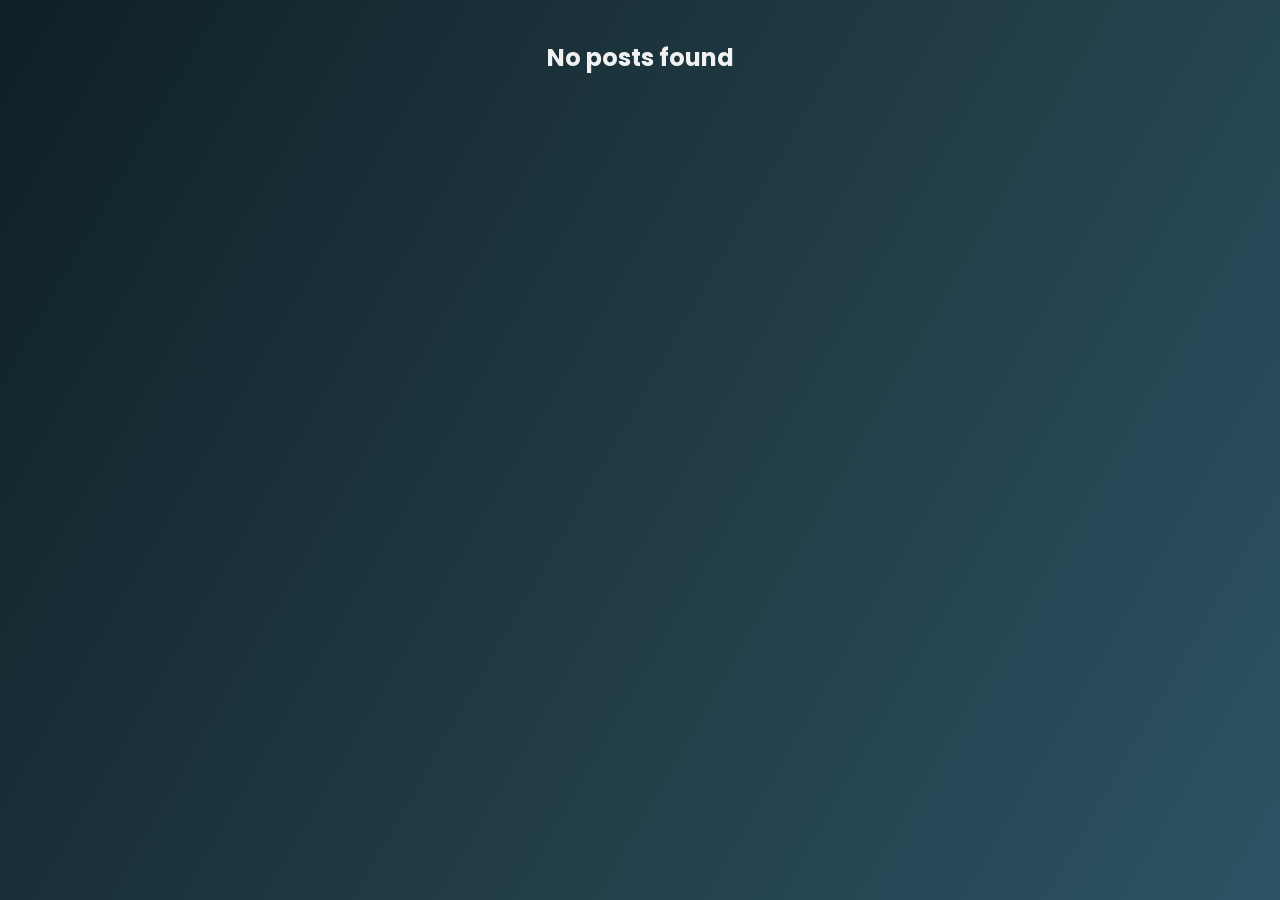
<file: posts.html>
<!DOCTYPE html><html lang="en"><head><meta charset="UTF-8"><meta name="viewport" content="width=device-width, initial-scale=1.0"><title>Posts</title><link rel="stylesheet" href="style.css"></head><body><div id="posts"></div><div id="hindiPopup" class="popup"></div><script src="script.js"></script></body></html>
</file>
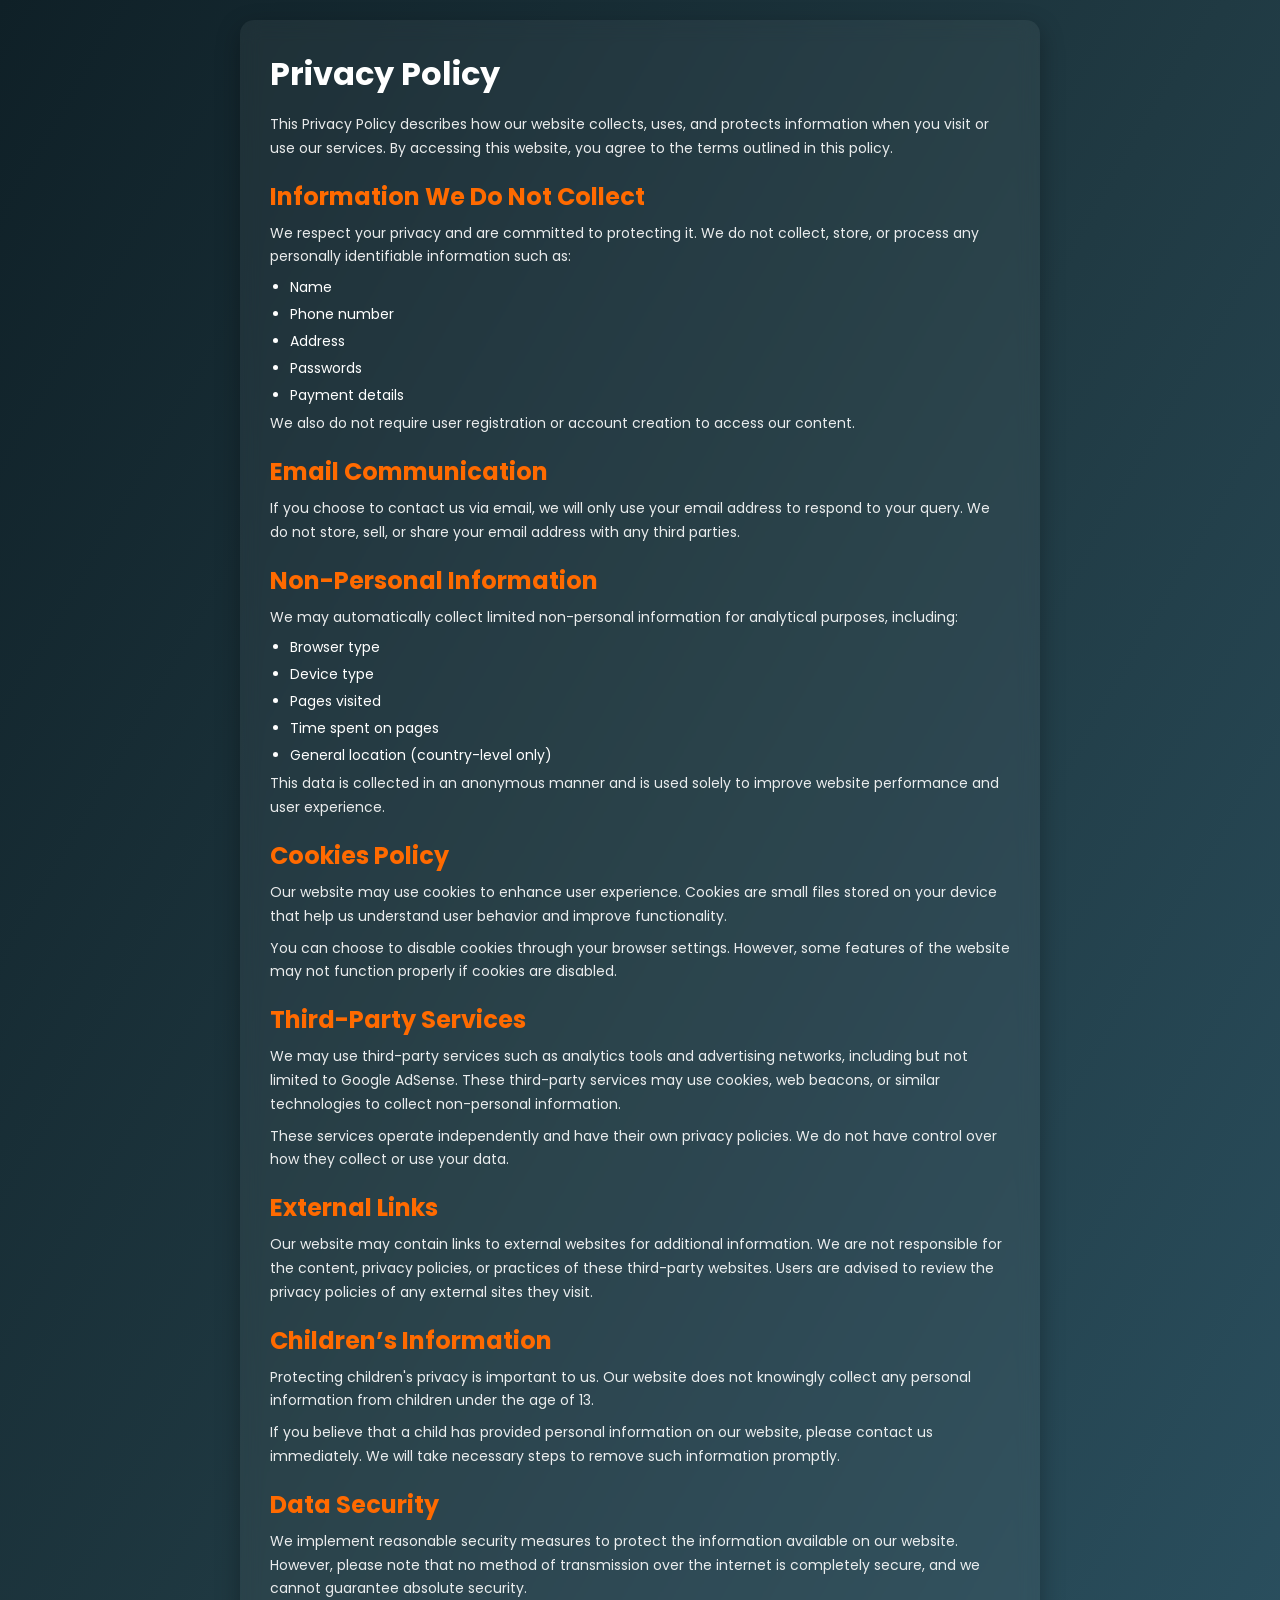
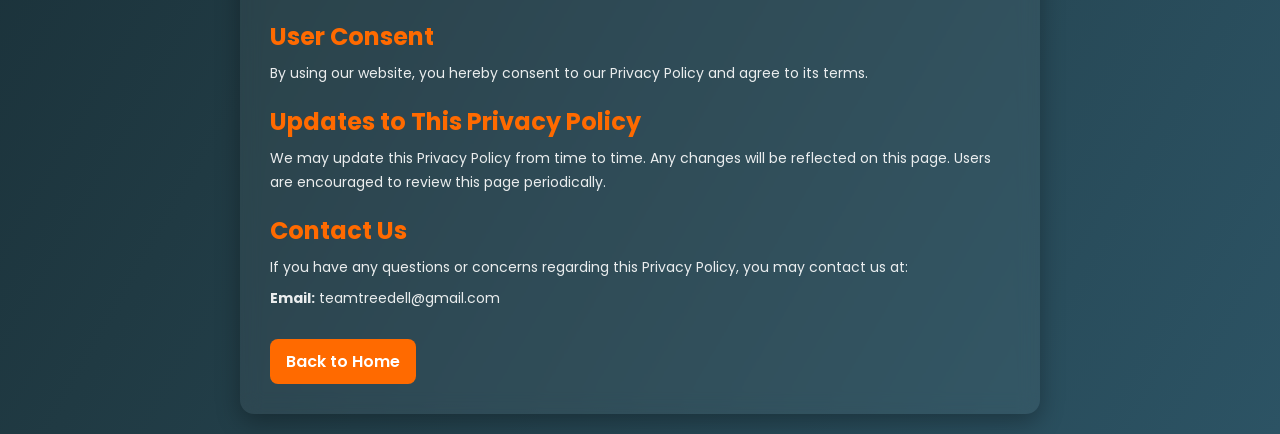
<file: privacypolicy.html>
<!DOCTYPE html>
<html lang="en">
<head>
<meta charset="UTF-8">
<meta name="viewport" content="width=device-width, initial-scale=1.0">
<title>Privacy Policy</title>
<meta name="description" content="Shoruto Privacy Policy – learn how we collect, use, and protect your data while delivering current affairs content.">
<link rel="icon" href="/icon-192.png" type="image/png">
<link rel="apple-touch-icon" href="/icon-192.png">
<link rel="canonical" href="https://www.shoruto.com/privacypolicy">
<link href="https://fonts.googleapis.com/css2?family=Poppins:wght@300;400;600&display=swap" rel="stylesheet">

<style>
*{
margin:0;
padding:0;
box-sizing:border-box;
font-family:Poppins;
}

body{
background:linear-gradient(120deg,#0f2027,#203a43,#2c5364);
color:white;
min-height:100vh;
display:flex;
align-items:center;
justify-content:center;
padding:20px;
}

/* MAIN BOX */

.policy-box{
background:rgba(255,255,255,0.05);
backdrop-filter:blur(10px);
padding:30px;
border-radius:14px;
max-width:800px;
width:100%;
box-shadow:0 8px 25px rgba(0,0,0,0.3);
}

/* TITLE */

h1{
margin-bottom:15px;
}

h2{
margin-top:18px;
margin-bottom:8px;
color:#ff6a00;
}

/* TEXT */

p{
font-size:14px;
line-height:1.7;
opacity:0.9;
margin-bottom:8px;
}

ul{
margin-left:20px;
margin-top:8px;
}

li{
font-size:14px;
margin:6px 0;
}

/* LINK */

a{
color:#ff6a00;
text-decoration:none;
font-weight:600;
}

a:hover{
text-decoration:underline;
}

/* BACK BUTTON */

.back{
display:inline-block;
margin-top:20px;
background:#ff6a00;
padding:10px 16px;
border-radius:8px;
color:white;
font-weight:600;
text-decoration:none;
}

.back:hover{
opacity:0.9;
}

</style>
</head>

<body>

<div class="policy-box">

<h1>Privacy Policy</h1>

<p>
This Privacy Policy describes how our website collects, uses, and protects information when you visit or use our services. By accessing this website, you agree to the terms outlined in this policy.
</p>

<h2>Information We Do Not Collect</h2>
<p>
We respect your privacy and are committed to protecting it. We do not collect, store, or process any personally identifiable information such as:
</p>
<ul>
<li>Name</li>
<li>Phone number</li>
<li>Address</li>
<li>Passwords</li>
<li>Payment details</li>
</ul>

<p>
We also do not require user registration or account creation to access our content.
</p>

<h2>Email Communication</h2>
<p>
If you choose to contact us via email, we will only use your email address to respond to your query. We do not store, sell, or share your email address with any third parties.
</p>

<h2>Non-Personal Information</h2>
<p>
We may automatically collect limited non-personal information for analytical purposes, including:
</p>
<ul>
<li>Browser type</li>
<li>Device type</li>
<li>Pages visited</li>
<li>Time spent on pages</li>
<li>General location (country-level only)</li>
</ul>

<p>
This data is collected in an anonymous manner and is used solely to improve website performance and user experience.
</p>

<h2>Cookies Policy</h2>
<p>
Our website may use cookies to enhance user experience. Cookies are small files stored on your device that help us understand user behavior and improve functionality.
</p>

<p>
You can choose to disable cookies through your browser settings. However, some features of the website may not function properly if cookies are disabled.
</p>

<h2>Third-Party Services</h2>
<p>
We may use third-party services such as analytics tools and advertising networks, including but not limited to Google AdSense. These third-party services may use cookies, web beacons, or similar technologies to collect non-personal information.
</p>

<p>
These services operate independently and have their own privacy policies. We do not have control over how they collect or use your data.
</p>

<h2>External Links</h2>
<p>
Our website may contain links to external websites for additional information. We are not responsible for the content, privacy policies, or practices of these third-party websites. Users are advised to review the privacy policies of any external sites they visit.
</p>

<h2>Children’s Information</h2>
<p>
Protecting children's privacy is important to us. Our website does not knowingly collect any personal information from children under the age of 13.
</p>

<p>
If you believe that a child has provided personal information on our website, please contact us immediately. We will take necessary steps to remove such information promptly.
</p>

<h2>Data Security</h2>
<p>
We implement reasonable security measures to protect the information available on our website. However, please note that no method of transmission over the internet is completely secure, and we cannot guarantee absolute security.
</p>

<h2>User Consent</h2>
<p>
By using our website, you hereby consent to our Privacy Policy and agree to its terms.
</p>

<h2>Updates to This Privacy Policy</h2>
<p>
We may update this Privacy Policy from time to time. Any changes will be reflected on this page. Users are encouraged to review this page periodically.
</p>

<h2>Contact Us</h2>
<p>
If you have any questions or concerns regarding this Privacy Policy, you may contact us at:
</p>

<p>
<strong>Email:</strong> teamtreedell@gmail.com
</p>

<a href="/" class="back">Back to Home</a>

</div>

</body>
</html>
</file>
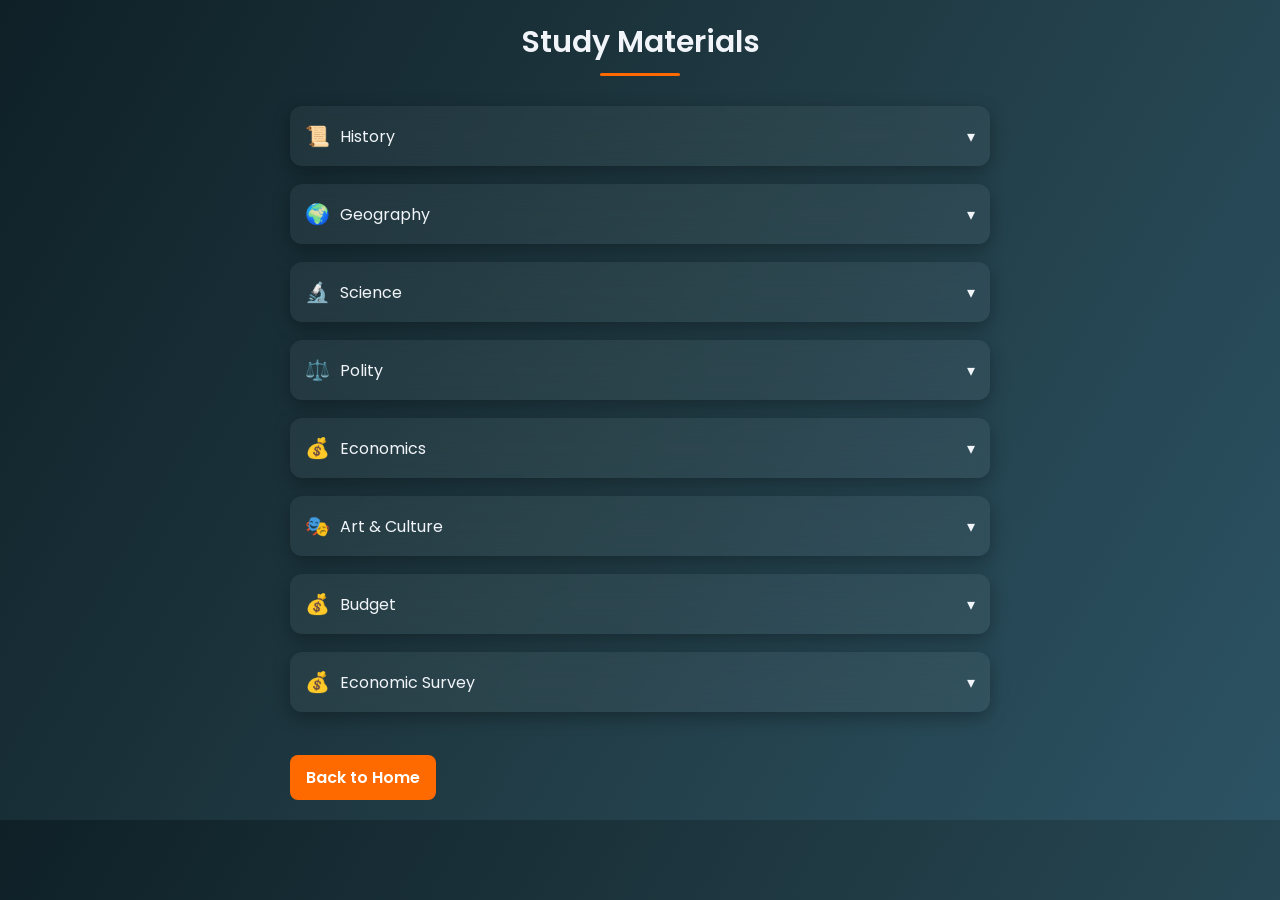
<file: Study_material.html>
<!DOCTYPE html>
<html lang="en">
<head>

<meta charset="UTF-8">
<meta name="viewport" content="width=device-width, initial-scale=1.0">

<title>UPSC Study Material – Notes & Resources | Shoruto</title>
<meta name="description" content="Access high-quality UPSC study material, notes, and resources designed for quick revision and better understanding.">
<link rel="canonical" href="https://www.shoruto.com/Study_material">
<link rel="icon" href="/icon-192.png" type="image/png">
<link rel="apple-touch-icon" href="/icon-192.png">
<link href="https://fonts.googleapis.com/css2?family=Poppins:wght@300;400;600&display=swap" rel="stylesheet">

<style>

*{  
margin:0;  
padding:0;  
box-sizing:border-box;  
font-family:Poppins;  
}  
  
body{  
background:linear-gradient(120deg,#0f2027,#203a43,#2c5364);  
color:#f1f5f9;  
padding:20px;  
}  
  
/* TITLE */  
  
.title{  
font-size:30px;  
text-align:center;  
margin-bottom:30px;  
font-weight:600;  
position:relative;  
}  
  
.title::after{  
content:"";  
width:80px;  
height:3px;  
background:#ff6a00;  
display:block;  
margin:8px auto 0;  
border-radius:2px;  
}  
  
/* CONTAINER */  
  
.container{  
max-width:700px;  
margin:auto;  
}  
  
/* CARD */  
  
.card{  
background:rgba(255,255,255,0.05);  
backdrop-filter:blur(12px);  
border-radius:12px;  
margin-bottom:18px;  
overflow:hidden;  
transition:.3s;  
box-shadow:0 6px 18px rgba(0,0,0,0.3);  
}  
  
.card:hover{  
transform:scale(1.02);  
}  
  
/* SUBJECT HEADER */  
  
.subject{  
padding:15px;  
display:flex;  
justify-content:space-between;  
align-items:center;  
cursor:pointer;  
font-size:16px;  
}  
  
.subject-left{  
display:flex;  
align-items:center;  
gap:10px;  
}  
  
.icon{  
font-size:20px;  
}  
  
/* ARROW */  
  
.arrow{  
transition:.3s;  
}  
  
.rotate{  
transform:rotate(180deg);  
}  
  
/* DROPDOWN */  
  
.dropdown{  
max-height:0;  
overflow:hidden;  
transition:max-height .4s ease;  
background:rgba(0,0,0,0.2);  
}  
  
.dropdown a{  
display:block;  
padding:12px 18px;  
text-decoration:none;  
color:#f1f5f9;  
font-size:14px;  
border-left:3px solid transparent;  
transition:.2s;  
}  
  
.dropdown a:hover{  
background:rgba(255,255,255,0.05);  
border-left:3px solid #ff6a00;  
}  
  
/* ACTIVE CARD */  
  
.card.active{  
border:1px solid rgba(255,255,255,0.1);  
}  
.back{  
display:inline-block;  
margin-top:25px;  
background:#ff6a00;  
padding:10px 16px;  
border-radius:8px;  
color:white;  
font-weight:600;  
text-decoration:none;  
}  
.back:hover{  
opacity:0.9;  
}
</style>

</head>

<body>

<h1 class="title">Study Materials</h1>

<div class="container">

<!-- HISTORY -->
<div class="card">
<div class="subject" onclick="toggle(this)">
<div class="subject-left"><span class="icon">📜</span> History</div>
<div class="arrow">▾</div>
</div>
<div class="dropdown">
<a href="https://studymate81.wordpress.com/wp-content/uploads/2026/03/history6_2.pdf" target="_blank">Class 6</a>
<a href="https://studymate81.wordpress.com/wp-content/uploads/2026/03/copy-of-our-past-class-7-social-science_2.pdf" target="_blank">Class 7</a>
<a href="https://studymate81.wordpress.com/wp-content/uploads/2026/03/our-past-part-2-class-8-social-science_2.pdf" target="_blank">Class 8</a>
<a href="https://studymate81.wordpress.com/wp-content/uploads/2026/03/class-9-abc_2.pdf" target="_blank">Class 9</a>
<a href="https://studymate81.wordpress.com/wp-content/uploads/2026/03/ncert-class-10-history_2.pdf" target="_blank">Class 10</a>
<a href="https://studymate81.wordpress.com/wp-content/uploads/2026/03/ncert-class-11-history_2.pdf" target="_blank">Class 11</a>
<a href="https://studymate81.wordpress.com/wp-content/uploads/2026/03/ncert-class-12-history-part-1-1_2.pdf" target="_blank">Class 12</a>
<a href="https://studymate81.wordpress.com/wp-content/uploads/2026/03/ncert-class-12-history-part-2_2.pdf" target="_blank">Class 12</a>
<a href="https://studymate81.wordpress.com/wp-content/uploads/2026/03/ncert-class-12-history-part-3_2.pdf" target="_blank">Class 12</a>
</div>
</div>

<!-- GEOGRAPHY -->
<div class="card">
<div class="subject" onclick="toggle(this)">
<div class="subject-left"><span class="icon">🌍</span> Geography</div>
<div class="arrow">▾</div>
</div>
<div class="dropdown">
<a href="https://studymate81.wordpress.com/wp-content/uploads/2026/03/geography_2.pdf" target="_blank">Class 6</a>
<a href="https://studymate81.wordpress.com/wp-content/uploads/2026/03/copy-of-our-environmemnt-class-7-copy_2.pdf" target="_blank">Class 7</a>
<a href="https://studymate81.wordpress.com/wp-content/uploads/2026/03/social-science-class-8_2.pdf" target="_blank">Class 8</a>
<a href="https://studymate81.wordpress.com/wp-content/uploads/2026/03/ncert-class-9-geography-1_2.pdf" target="_blank">Class 9</a>
<a href="https://studymate81.wordpress.com/wp-content/uploads/2026/03/ncert-class-10-geography_2.pdf" target="_blank">Class 10</a>
<a href="https://studymate81.wordpress.com/wp-content/uploads/2026/03/fundamental-of-physical-geography-class-xi-2.pdf" target="_blank">Class 11</a>
<a href="https://studymate81.wordpress.com/wp-content/uploads/2026/03/india-physical-environment-class-xi-2.pdf" target="_blank">Class 11</a>
<a href="https://studymate81.wordpress.com/wp-content/uploads/2026/03/fundamentals-of-human-geography-class-xii-1.pdf" target="_blank">Class 12</a>
<a href="https://studymate81.wordpress.com/wp-content/uploads/2026/03/india-people-and-economy-class-xii.pdf" target="_blank">Class 12</a>
</div>
</div>

<!-- SCIENCE -->
<div class="card">
<div class="subject" onclick="toggle(this)">
<div class="subject-left"><span class="icon">🔬</span> Science</div>
<div class="arrow">▾</div>
</div>
<div class="dropdown">
<a href="https://studymate81.wordpress.com/wp-content/uploads/2026/03/science-class-6.pdf" target="_blank">Class 6</a>
<a href="https://studymate81.wordpress.com/wp-content/uploads/2026/03/copy-of-science-class-7.pdf" target="_blank">Class 7</a>
<a href="https://studymate81.wordpress.com/wp-content/uploads/2026/03/science-class-8.pdf" target="_blank">Class 8</a>
<a href="https://studymate81.wordpress.com/wp-content/uploads/2026/03/class-9-science.pdf" target="_blank">Class 9</a>
<a href="https://studymate81.wordpress.com/wp-content/uploads/2026/03/ncert-class-10-science.pdf" target="_blank">Class 10</a>
</div>
</div>

<!-- POLITY -->
<div class="card">
<div class="subject" onclick="toggle(this)">
<div class="subject-left"><span class="icon">⚖️</span> Polity</div>
<div class="arrow">▾</div>
</div>
<div class="dropdown">
<a href="https://studymate81.wordpress.com/wp-content/uploads/2026/03/polity6.pdf" target="_blank">Class 6</a>
<a href="https://studymate81.wordpress.com/wp-content/uploads/2026/03/social-science-7.pdf" target="_blank">Class 7</a>
<a href="https://studymate81.wordpress.com/wp-content/uploads/2026/03/social-science-and-political-life-part-3.pdf" target="_blank">Class 8</a>
<a href="https://studymate81.wordpress.com/wp-content/uploads/2026/03/social-science-demo-part-1.pdf" target="_blank">Class 9</a>
<a href="https://studymate81.wordpress.com/wp-content/uploads/2026/03/ncert-class-10-political-science.pdf" target="_blank">Class 10</a>
</div>
</div>

<!-- ECONOMICS -->
<div class="card">
<div class="subject" onclick="toggle(this)">
<div class="subject-left"><span class="icon">💰</span> Economics</div>
<div class="arrow">▾</div>
</div>
<div class="dropdown">
<a href="https://studymate81.wordpress.com/wp-content/uploads/2026/03/economics-class-9.pdf" target="_blank">Class 9</a>
<a href="https://studymate81.wordpress.com/wp-content/uploads/2026/03/ncert-class-10-economics.pdf" target="_blank">Class 10</a>
<a href="https://studymate81.wordpress.com/wp-content/uploads/2026/03/ncert-class-11-economics.pdf" target="_blank">Class 11</a>
<a href="https://studymate81.wordpress.com/wp-content/uploads/2026/03/ncert-class-12-economics-part-1.pdf" target="_blank">Class 12</a>
<a href="https://studymate81.wordpress.com/wp-content/uploads/2026/03/ncert-class-12-economics-part-2.pdf" target="_blank">Class 12</a>
</div>
</div>

<!-- ART -->
<div class="card">
<div class="subject" onclick="toggle(this)">
<div class="subject-left"><span class="icon">🎭</span> Art & Culture</div>
<div class="arrow">▾</div>
</div>
<div class="dropdown">
<a href="https://studymate81.wordpress.com/wp-content/uploads/2026/03/introduction-to-indian-art-_.pdf" target="_blank">Class 11</a>
<a href="https://studymate81.wordpress.com/wp-content/uploads/2026/03/ncert-class-11-heritage-crafts.pdf" target="_blank">Class 11</a>
<a href="https://studymate81.wordpress.com/wp-content/uploads/2026/03/class_xii_heritage_craft_-_craft_traditions_of_india.pdf" target="_blank">Class 12</a>
</div>
</div>

<!-- Budget -->
<div class="card">
<div class="subject" onclick="toggle(this)">
<div class="subject-left"><span class="icon">💰</span> Budget</div>
<div class="arrow">▾</div>
</div>
<div class="dropdown">
<a href="www.indiabudget.gov.in/doc/Budget_at_Glance/budget_at_a_glance.pdf">Budget at glance</a>
</div>
</div>

<!-- Economic Survey -->
<div class="card">
<div class="subject" onclick="toggle(this)">
<div class="subject-left"><span class="icon">💰</span>Economic Survey</div>
<div class="arrow">▾</div>
</div>
<div class="dropdown">
<a href="https://www.indiabudget.gov.in/economicsurvey/doc/echapter.pdf">Economic Survey</a>
</div>
</div>
<a href="/" class="back">Back to Home</a>
</div>

<script>

function toggle(element){

let card = element.parentElement
let dropdown = element.nextElementSibling
let arrow = element.querySelector(".arrow")

/* close all */
document.querySelectorAll(".card").forEach(c=>{
if(c !== card){
c.classList.remove("active")
c.querySelector(".dropdown").style.maxHeight = null
c.querySelector(".arrow").classList.remove("rotate")
}
})

/* toggle current */
card.classList.toggle("active")

if(dropdown.style.maxHeight){
dropdown.style.maxHeight = null
arrow.classList.remove("rotate")
}else{
dropdown.style.maxHeight = dropdown.scrollHeight + "px"
arrow.classList.add("rotate")
}

}

</script>

</body>
</html>
</file>
<file: style.css>
@import url('https://fonts.googleapis.com/css2?family=Poppins:wght@300;400;600&display=swap');

*{
margin:0;
padding:0;
box-sizing:border-box;
font-family:'Poppins',sans-serif;
}

body{
background:linear-gradient(120deg,#0f2027,#203a43,#2c5364);
color:#f1f1f1;
overflow-y:auto;
}

/* vertical feed */

#posts{
height:100vh;
overflow-y:auto;
scroll-snap-type:y mandatory;
scroll-behavior:smooth;
-webkit-overflow-scrolling:touch;
}

/* post card */

.post{
height:100vh;
scroll-snap-align:start;
scroll-snap-stop:always;
display:flex;
flex-direction:column;
padding:22px;
overflow:hidden;
}

/* image frame */

.image-frame{
background:#1b2d36;
border-radius:12px;
overflow:hidden;
box-shadow:0 6px 18px rgba(0,0,0,0.35);
position:relative;
}

/* image */

.image-frame img{
width:100%;
height:260px;
object-fit:cover;
display:block;
}

/* back button */

.back-btn{
position:absolute;
top:12px;
left:12px;
width:36px;
height:36px;
border-radius:50%;
background:rgba(0,0,0,0.55);
color:white;
display:flex;
align-items:center;
justify-content:center;
font-size:18px;
cursor:pointer;
}

/* meta section */

.post-meta{
display:flex;
justify-content:space-between;
padding:12px 5px;
margin-top:12px;
}

/* category */

.category-badge{
background:#ff6a00;
color:white;
padding:6px 14px;
border-radius:18px;
font-size:13px;
font-weight:600;
}

/* date */

.post-date{
font-size:14px;
color:#cfcfcf;
}

/* content */

.content{
margin-top:14px;
flex:1;
overflow-y:auto;
padding-right:5px;
}

.content h2{
font-size:22px;
margin-bottom:14px;
font-weight:600;
letter-spacing:0.3px;
}

.content p{
font-size:16px;
line-height:1.8;
color:#e6e6e6;
}

/* mobile fix */
@media (max-width:768px){

.content h2{
font-size:20px;
}

.content p{
font-size:15px;
line-height:1.7;
}

}
/* HERO FULLSCREEN POST */

.hero-post{
height:100vh;
width:100%;
position:relative;
scroll-snap-align:start;
overflow:hidden;
display:flex;
align-items:center;
justify-content:center;
}

/* hero image */

.hero-img{
position:absolute;
width:100%;
height:100%;
object-fit:cover;
}

/* overlay */

.hero-overlay{
position:absolute;
bottom:60px;
left:50%;
transform:translateX(-50%);
}

.hero-btn{
  backdrop-filter: blur(14px);
  background: rgba(255, 140, 0, 0.85);
  border: 1px solid rgba(255,255,255,0.25);

  padding: 14px 24px;

  border-radius: 20px; /* slightly less for better text fit */

  font-size: 14px;
  font-weight: 600;

  color: white;
  text-decoration: none;

  box-shadow: 0 8px 30px rgba(0,0,0,0.4);

  transition: all .25s ease;

  display: inline-block;
  max-width: 260px;       /* controls width */
  line-height: 1.4;       /* better readability */
  text-align: center;

  white-space: normal;    /* ✅ allows wrapping */
  word-break: break-word; /* ✅ prevents overflow */
}

.hero-btn:hover{
  background: rgba(255, 120, 0, 1);
  transform: scale(1.05);
}
.hindi-btn{
position:absolute;
bottom:12px;
right:12px;
background:rgba(0,0,0,0.5);
color:white;
padding:6px 12px;
border-radius:20px;
font-size:12px;
cursor:pointer;
backdrop-filter:blur(6px);
}

.popup{
position:fixed;
top:0;
left:0;
width:100%;
height:100%;
background:rgba(0,0,0,0.6);
display:none;
align-items:center;
justify-content:center;
z-index:9999;
}

.popup-box{
background:#203a43;
padding:20px;
border-radius:12px;
width:85%;
max-height:80%;
overflow-y:auto;
}

.popup-box h3{
margin-bottom:10px;
}

.popup-box p{
line-height:1.6;
}

.popup-actions{
margin-top:15px;
text-align:right;
}

.popup-actions button{
padding:8px 16px;
border:none;
background:#ff6a00;
color:white;
border-radius:8px;
cursor:pointer;
}
</file>
